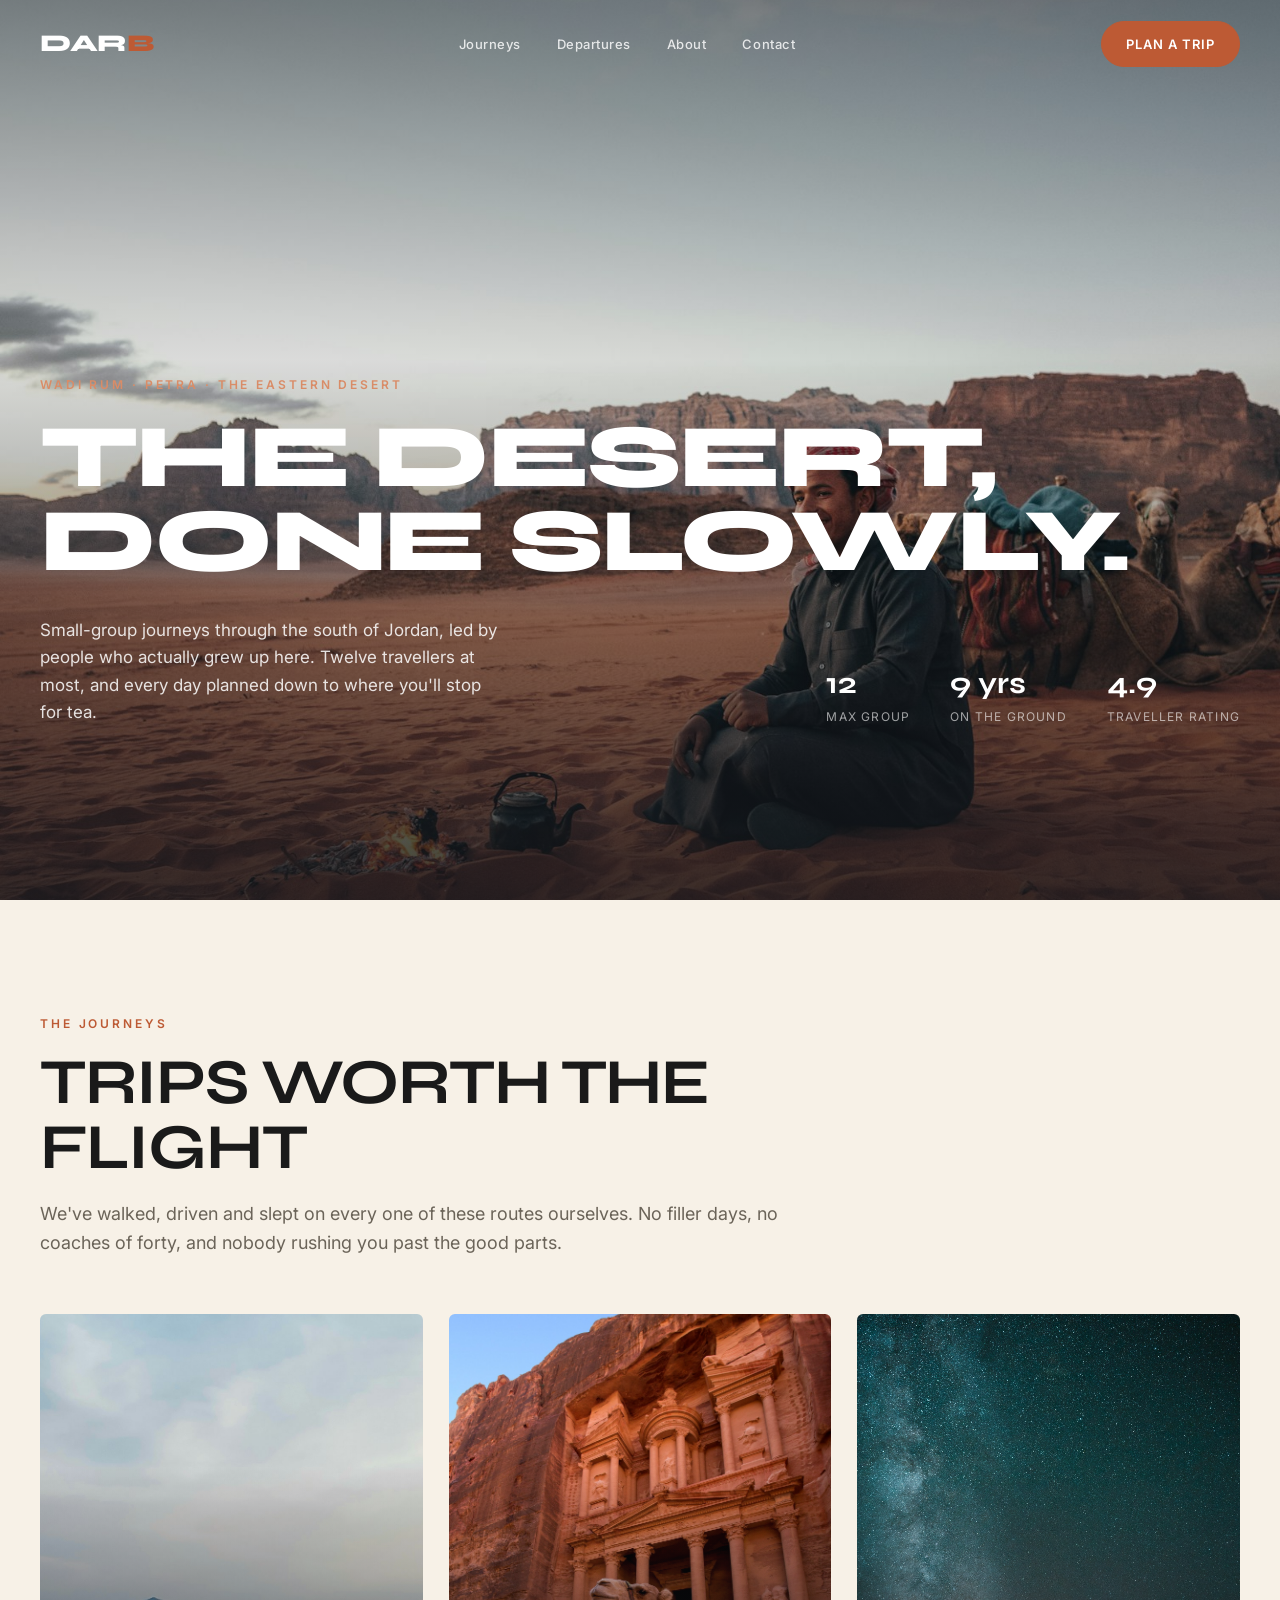
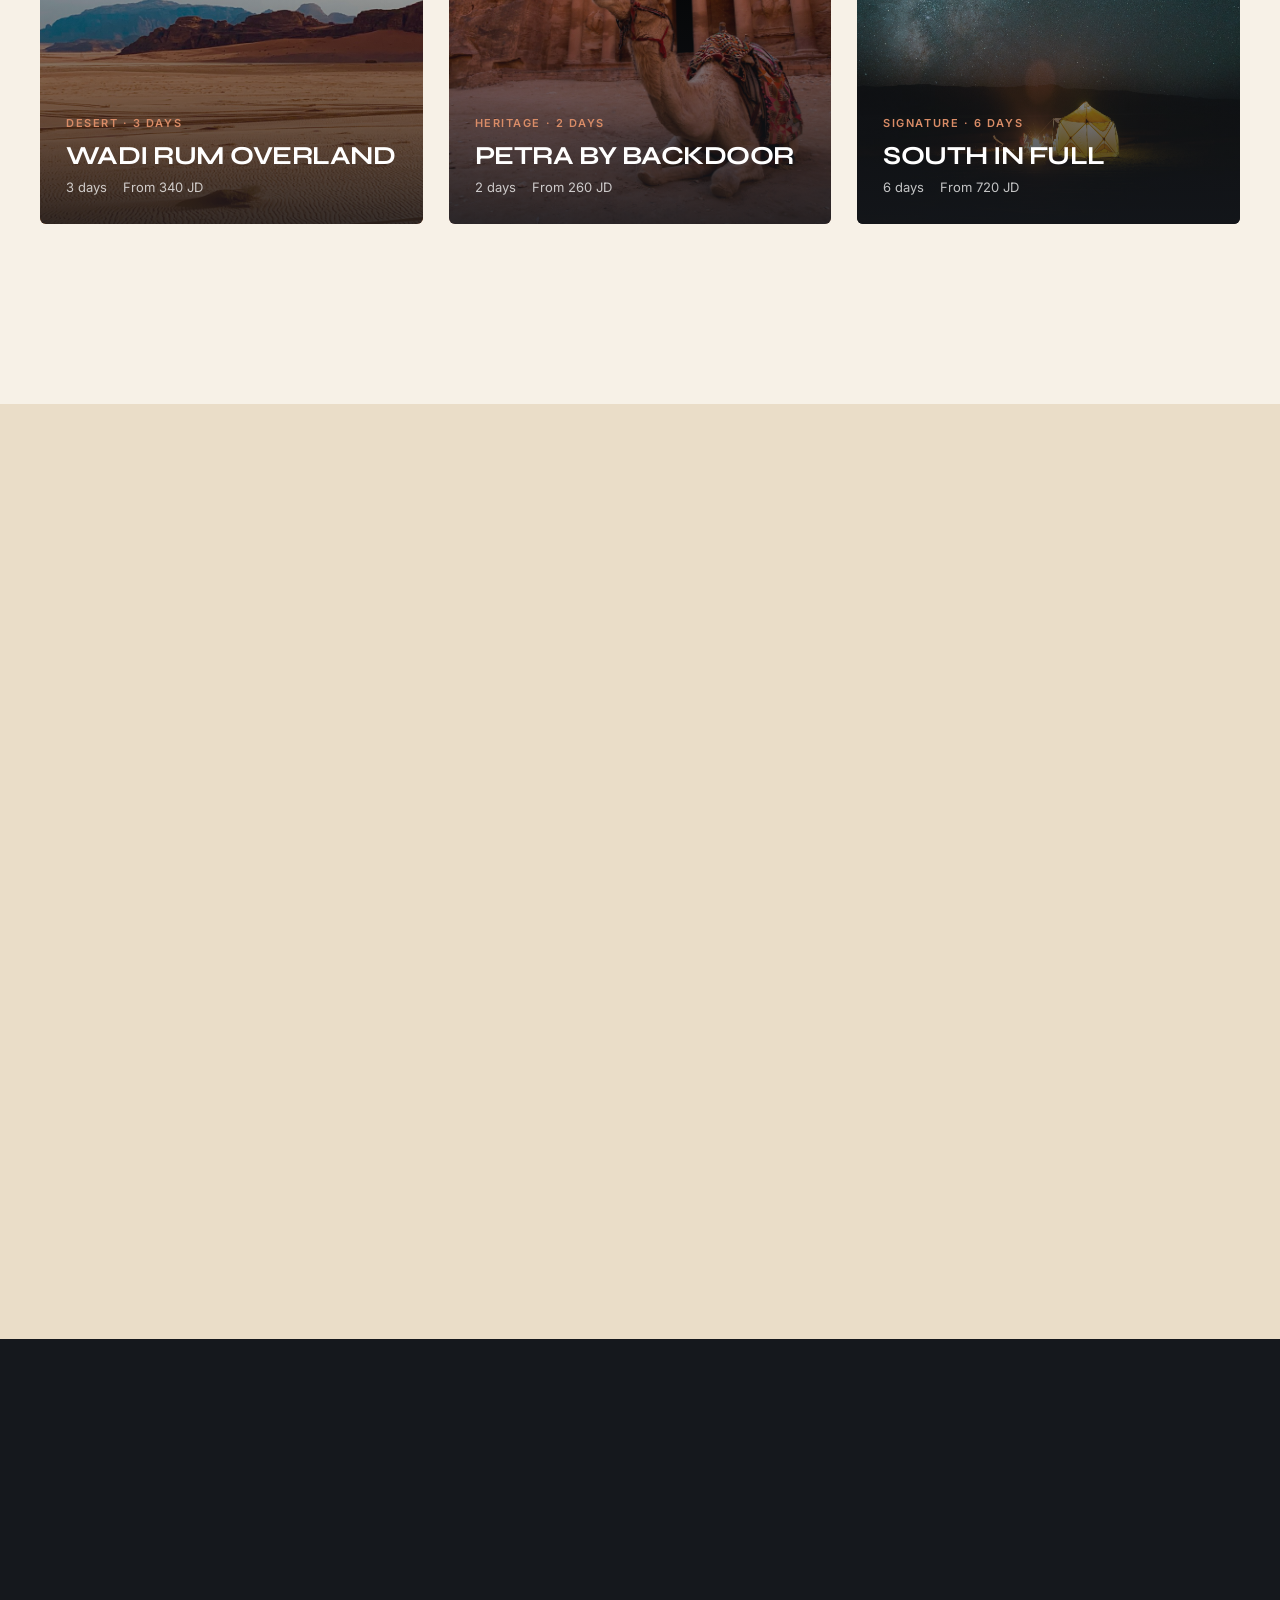
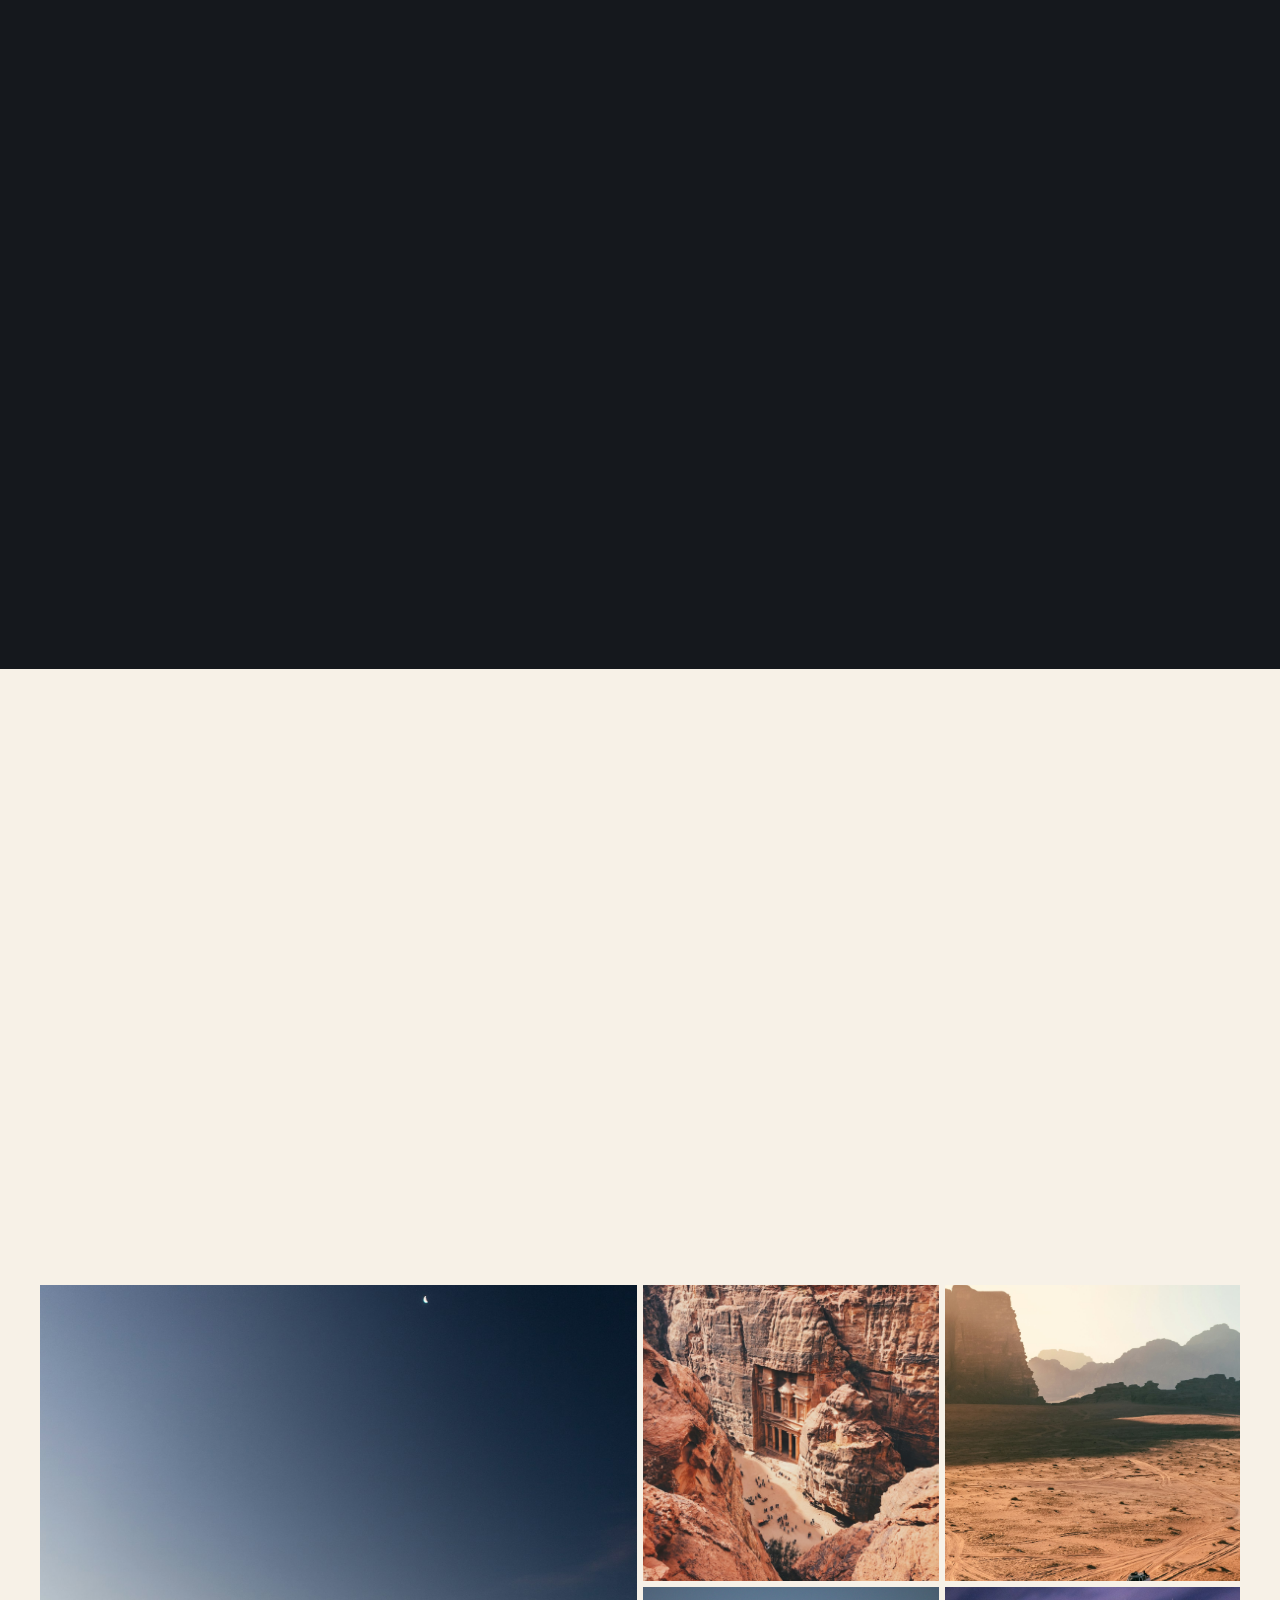
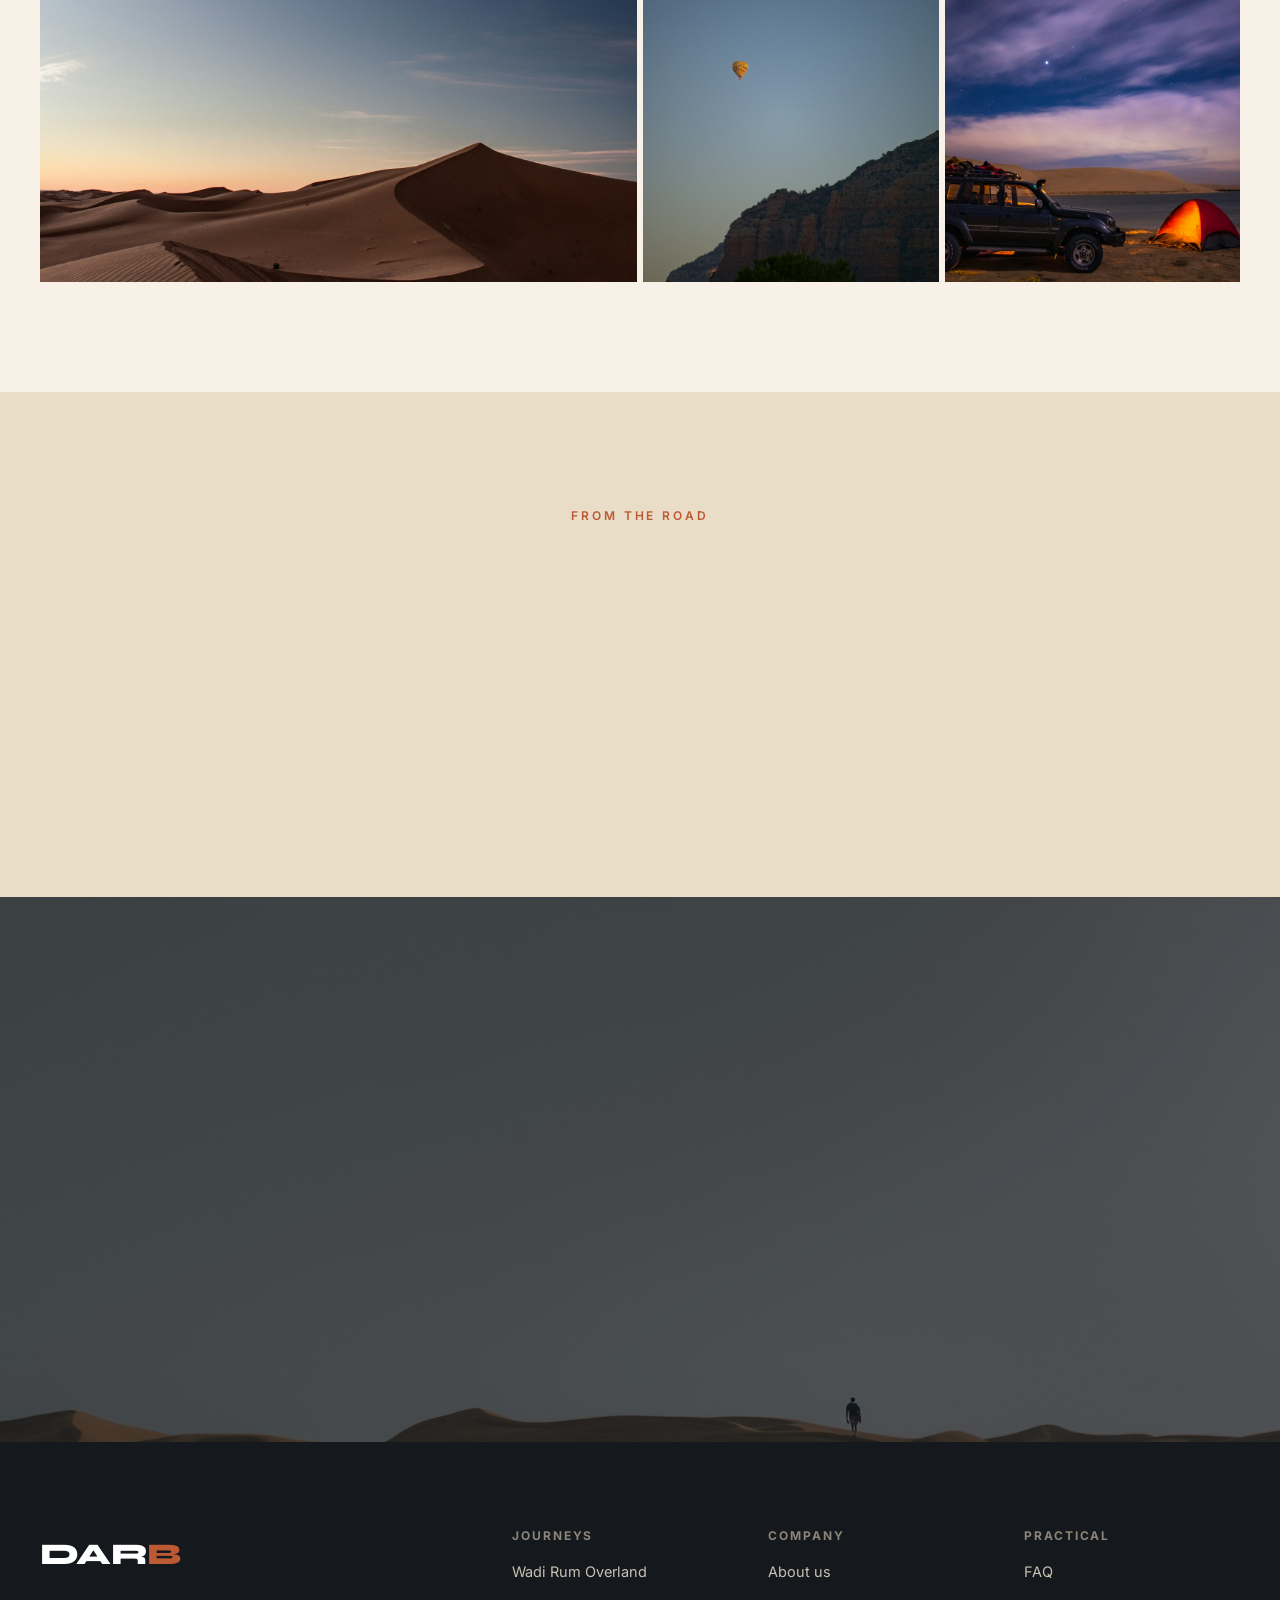
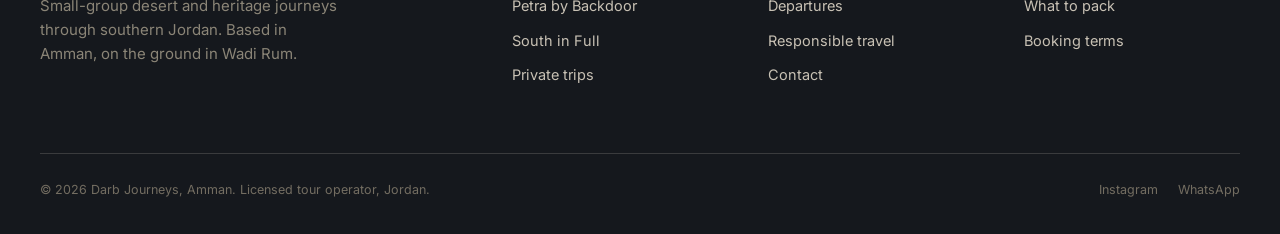
<file: index.html>
<!DOCTYPE html>
<html lang="en">
<head>
<meta charset="UTF-8">
<meta name="viewport" content="width=device-width, initial-scale=1.0">
<title>Darb - Small-Group Desert &amp; Heritage Journeys in Jordan</title>
<meta name="description" content="Darb runs small-group journeys through Wadi Rum, Petra and the Jordanian desert. Guided by locals, capped at twelve travellers, planned to the last detail.">
<meta property="og:title" content="Darb - Desert &amp; Heritage Journeys">
<meta property="og:image" content="assets/img/rum-1.jpg">
<meta name="theme-color" content="#15181d">
<link rel="icon" href="assets/favicon.svg" type="image/svg+xml">
<link rel="preconnect" href="https://fonts.googleapis.com">
<link rel="preconnect" href="https://fonts.gstatic.com" crossorigin>
<link href="https://fonts.googleapis.com/css2?family=Syne:wght@600;700;800&family=Inter:wght@400;500;600&display=swap" rel="stylesheet">
<link rel="stylesheet" href="assets/css/style.css">
</head>
<body>
<header>
  <div class="wrap nav">
    <button class="burger" aria-label="Menu"><span></span><span></span><span></span></button>
    <a href="index.html" class="brand-word">Dar<span>b</span></a>
    <nav class="nav-links">
      <a href="experiences.html">Journeys</a>
      <a href="departures.html">Departures</a>
      <a href="about.html">About</a>
      <a href="enquire.html">Contact</a>
    </nav>
    <a href="enquire.html" class="btn">Plan a trip</a>
  </div>
</header>

<!-- HERO -->
<section class="hero">
  <div class="hero-bg"><img src="assets/img/rum-1.jpg" alt="Sandstone cliffs and red sand in Wadi Rum"></div>
  <div class="wrap hero-in">
    <span class="eyebrow">Wadi Rum · Petra · The Eastern Desert</span>
    <h1 class="big">The desert,<br>done slowly.</h1>
    <div class="hero-foot">
      <p>Small-group journeys through the south of Jordan, led by people who actually grew up here. Twelve travellers at most, and every day planned down to where you'll stop for tea.</p>
      <div class="hero-scroll">
        <div class="hero-stat"><div class="n">12</div><div class="l">Max group</div></div>
        <div class="hero-stat"><div class="n">9 yrs</div><div class="l">On the ground</div></div>
        <div class="hero-stat"><div class="n">4.9</div><div class="l">Traveller rating</div></div>
      </div>
    </div>
  </div>
</section>

<!-- FEATURED JOURNEYS -->
<section>
  <div class="wrap">
    <div class="sec-head">
      <span class="eyebrow" data-r>The journeys</span>
      <h2 data-r>Trips worth the flight</h2>
      <p data-r>We've walked, driven and slept on every one of these routes ourselves. No filler days, no coaches of forty, and nobody rushing you past the good parts.</p>
    </div>
    <div class="exp-grid">
      <article class="exp" data-r><img src="assets/img/rum-2.jpg" alt="A 4x4 crossing the dunes of Wadi Rum">
        <div class="exp-body"><span class="exp-tag">Desert · 3 days</span><h3>Wadi Rum Overland</h3><div class="exp-meta"><span>3 days</span><span>From 340 JD</span></div></div>
      </article>
      <article class="exp" data-r><img src="assets/img/petra-1.jpg" alt="The rock-cut facades of Petra">
        <div class="exp-body"><span class="exp-tag">Heritage · 2 days</span><h3>Petra by Backdoor</h3><div class="exp-meta"><span>2 days</span><span>From 260 JD</span></div></div>
      </article>
      <article class="exp" data-r><img src="assets/img/camp-1.jpg" alt="A small desert camp at dusk">
        <div class="exp-body"><span class="exp-tag">Signature · 6 days</span><h3>South in Full</h3><div class="exp-meta"><span>6 days</span><span>From 720 JD</span></div></div>
      </article>
    </div>
    <div style="margin-top:44px" data-r><a href="experiences.html" class="arrow-link">See all journeys <svg viewBox="0 0 24 24" fill="none" stroke="currentColor" stroke-width="2"><path d="M5 12h14M13 6l6 6-6 6"/></svg></a></div>
  </div>
</section>

<!-- DEPARTURES PREVIEW -->
<section style="background:var(--sand);padding-top:100px">
  <div class="wrap">
    <div class="sec-head">
      <span class="eyebrow" data-r>Upcoming departures</span>
      <h2 data-r>Fixed dates, small groups</h2>
      <p data-r>These are our set departures. Join one and you'll travel with a handful of others. Would rather go privately? We arrange your own dates on request.</p>
    </div>
    <div data-r>
      <div class="dep-row" data-type="desert">
        <div class="dep-date"><div class="d">14</div><div class="m">Sep</div></div>
        <div class="dep-name"><h3>Wadi Rum Overland</h3><p>Rum village, Burdah arch, a night in camp</p></div>
        <div class="dep-len">3 days</div>
        <div class="dep-spots low">3 spots left</div>
        <div class="dep-price"><div class="p">340 JD</div><div class="per">per person</div></div>
      </div>
      <div class="dep-row" data-type="heritage">
        <div class="dep-date"><div class="d">22</div><div class="m">Sep</div></div>
        <div class="dep-name"><h3>Petra by Backdoor</h3><p>Into Petra from the north, over the hills</p></div>
        <div class="dep-len">2 days</div>
        <div class="dep-spots few">6 spots left</div>
        <div class="dep-price"><div class="p">260 JD</div><div class="per">per person</div></div>
      </div>
      <div class="dep-row" data-type="signature">
        <div class="dep-date"><div class="d">05</div><div class="m">Oct</div></div>
        <div class="dep-name"><h3>South in Full</h3><p>Dana, Petra, Wadi Rum, then Aqaba</p></div>
        <div class="dep-len">6 days</div>
        <div class="dep-spots">Available</div>
        <div class="dep-price"><div class="p">720 JD</div><div class="per">per person</div></div>
      </div>
    </div>
    <div style="margin-top:44px" data-r><a href="departures.html" class="btn btn-dark">View the full calendar</a></div>
  </div>
</section>

<!-- FEATURE -->
<section class="feature">
  <div class="wrap fsplit">
    <div class="fsplit-media" data-r><img src="assets/img/camp-2.jpg" alt="A desert camp under a sky full of stars"></div>
    <div data-r>
      <span class="eyebrow">The nights</span>
      <h2>Sleep under a<br>million stars</h2>
      <p>Our camps are nothing like the floodlit resorts a coach tour drops you at. They're small, they're quiet, and they sit where the light pollution finally gives out. Proper black sky, a real fire, and dinner cooked in the sand the way it's always been done.</p>
      <p>The hosts are Bedouin families we've worked with for years. The mattresses are ones you'll actually sleep on, and there's coffee ready before the heat turns up.</p>
      <a href="experiences.html" class="arrow-link" style="color:var(--terra-soft)">How we travel <svg viewBox="0 0 24 24" fill="none" stroke="currentColor" stroke-width="2"><path d="M5 12h14M13 6l6 6-6 6"/></svg></a>
    </div>
  </div>
</section>

<!-- WHY -->
<section>
  <div class="wrap">
    <div class="sec-head center"><span class="eyebrow" data-r>Why Darb</span><h2 data-r>Small, local, and honest</h2></div>
    <div class="why-grid">
      <div class="why" data-r><svg class="ic" viewBox="0 0 24 24" fill="none" stroke="currentColor" stroke-width="1.6"><circle cx="12" cy="12" r="9"/><path d="M12 3a15 15 0 0 1 0 18M12 3a15 15 0 0 0 0 18M3 12h18"/></svg><h3>Local guides</h3><p>Every trip is led by a Jordanian guide who was raised in the region you're travelling through.</p></div>
      <div class="why" data-r><svg class="ic" viewBox="0 0 24 24" fill="none" stroke="currentColor" stroke-width="1.6"><path d="M17 21v-2a4 4 0 0 0-4-4H7a4 4 0 0 0-4 4v2"/><circle cx="10" cy="7" r="4"/><path d="M22 21v-2a4 4 0 0 0-3-3.87"/></svg><h3>Groups of 12</h3><p>Never more than a dozen travellers, so the desert stays quiet and the pace stays yours.</p></div>
      <div class="why" data-r><svg class="ic" viewBox="0 0 24 24" fill="none" stroke="currentColor" stroke-width="1.6"><path d="M12 2l2.4 7.4H22l-6 4.5 2.3 7.1-6.3-4.6L5.7 21 8 14 2 9.4h7.6z"/></svg><h3>Fair to hosts</h3><p>We pay our Bedouin partners properly and rebook the same families year after year.</p></div>
      <div class="why" data-r><svg class="ic" viewBox="0 0 24 24" fill="none" stroke="currentColor" stroke-width="1.6"><path d="M20 6L9 17l-5-5"/></svg><h3>Nothing hidden</h3><p>One clear price. Meals, camps, transfers and permits are all in it, so there's no awkward maths at the fireside.</p></div>
    </div>
  </div>
</section>

<!-- GALLERY STRIP -->
<section style="padding-top:0">
  <div class="wrap">
    <div class="strip">
      <a href="experiences.html"><img src="assets/img/dune-1.jpg" alt="Wind-carved dunes"></a>
      <a href="experiences.html"><img src="assets/img/petra-2.jpg" alt="A quiet corner of Petra"></a>
      <a href="experiences.html"><img src="assets/img/rum-3.jpg" alt="Rock formations in Wadi Rum"></a>
      <a href="experiences.html"><img src="assets/img/balloon-1.jpg" alt="A hot-air balloon over the desert at dawn"></a>
      <a href="experiences.html"><img src="assets/img/camp-3.jpg" alt="Inside a desert camp tent"></a>
    </div>
  </div>
</section>

<!-- TESTIMONIAL -->
<section style="background:var(--sand)">
  <div class="wrap tquote">
    <span class="eyebrow" data-r>From the road</span>
    <blockquote data-r style="margin-top:20px">“We've done a lot of trips. This is the first one where it felt like we were being shown a place instead of sold one. Our guide Aymen made the whole thing.”</blockquote>
    <cite data-r>Sara and Tom, travelled the South in Full route in 2025</cite>
  </div>
</section>

<!-- CTA -->
<section class="cta">
  <div class="cta-bg"><img src="assets/img/dune-2.jpg" alt=""></div>
  <div class="wrap cta-in">
    <h2 data-r>Your desert<br>is waiting</h2>
    <p data-r>Tell us when you're free and what you're after. We'll put together an honest plan, with no pressure to book.</p>
    <div data-r><a href="enquire.html" class="btn btn-out">Start planning</a></div>
  </div>
</section>

<footer>
  <div class="wrap">
    <div class="foot-top">
      <div class="foot-brand"><span class="brand-word">Dar<span style="color:var(--terra)">b</span></span><p>Small-group desert and heritage journeys through southern Jordan. Based in Amman, on the ground in Wadi Rum.</p></div>
      <div class="foot-col"><h4>Journeys</h4><a href="experiences.html">Wadi Rum Overland</a><a href="experiences.html">Petra by Backdoor</a><a href="experiences.html">South in Full</a><a href="experiences.html">Private trips</a></div>
      <div class="foot-col"><h4>Company</h4><a href="about.html">About us</a><a href="departures.html">Departures</a><a href="about.html">Responsible travel</a><a href="enquire.html">Contact</a></div>
      <div class="foot-col"><h4>Practical</h4><a href="enquire.html">FAQ</a><a href="enquire.html">What to pack</a><a href="enquire.html">Booking terms</a></div>
    </div>
    <div class="foot-bottom"><span>© <span data-year>2026</span> Darb Journeys, Amman. Licensed tour operator, Jordan.</span><div class="socials"><a href="https://instagram.com/darb.journeys" target="_blank" rel="noopener">Instagram</a><a href="https://wa.me/962795550288" target="_blank" rel="noopener">WhatsApp</a></div></div>
  </div>
</footer>
<script src="assets/js/main.js"></script>
</body>
</html>
</file>
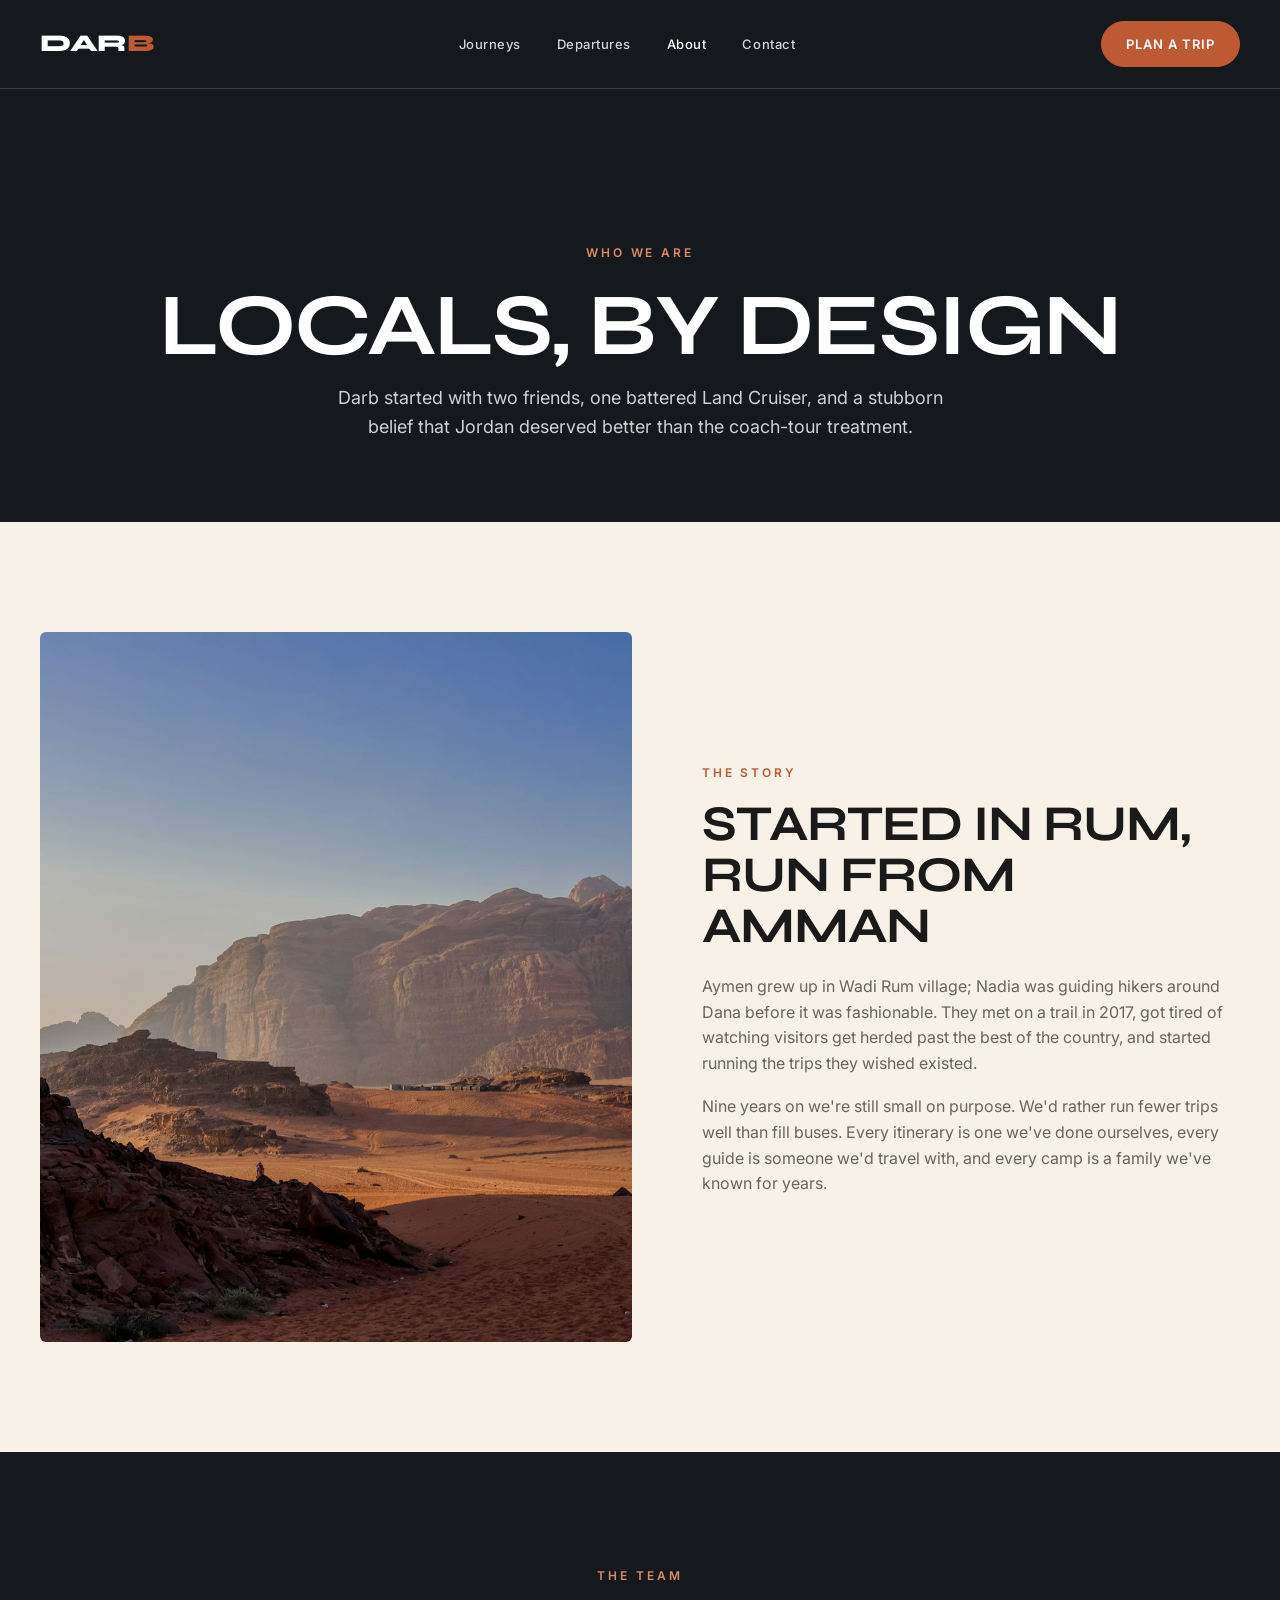
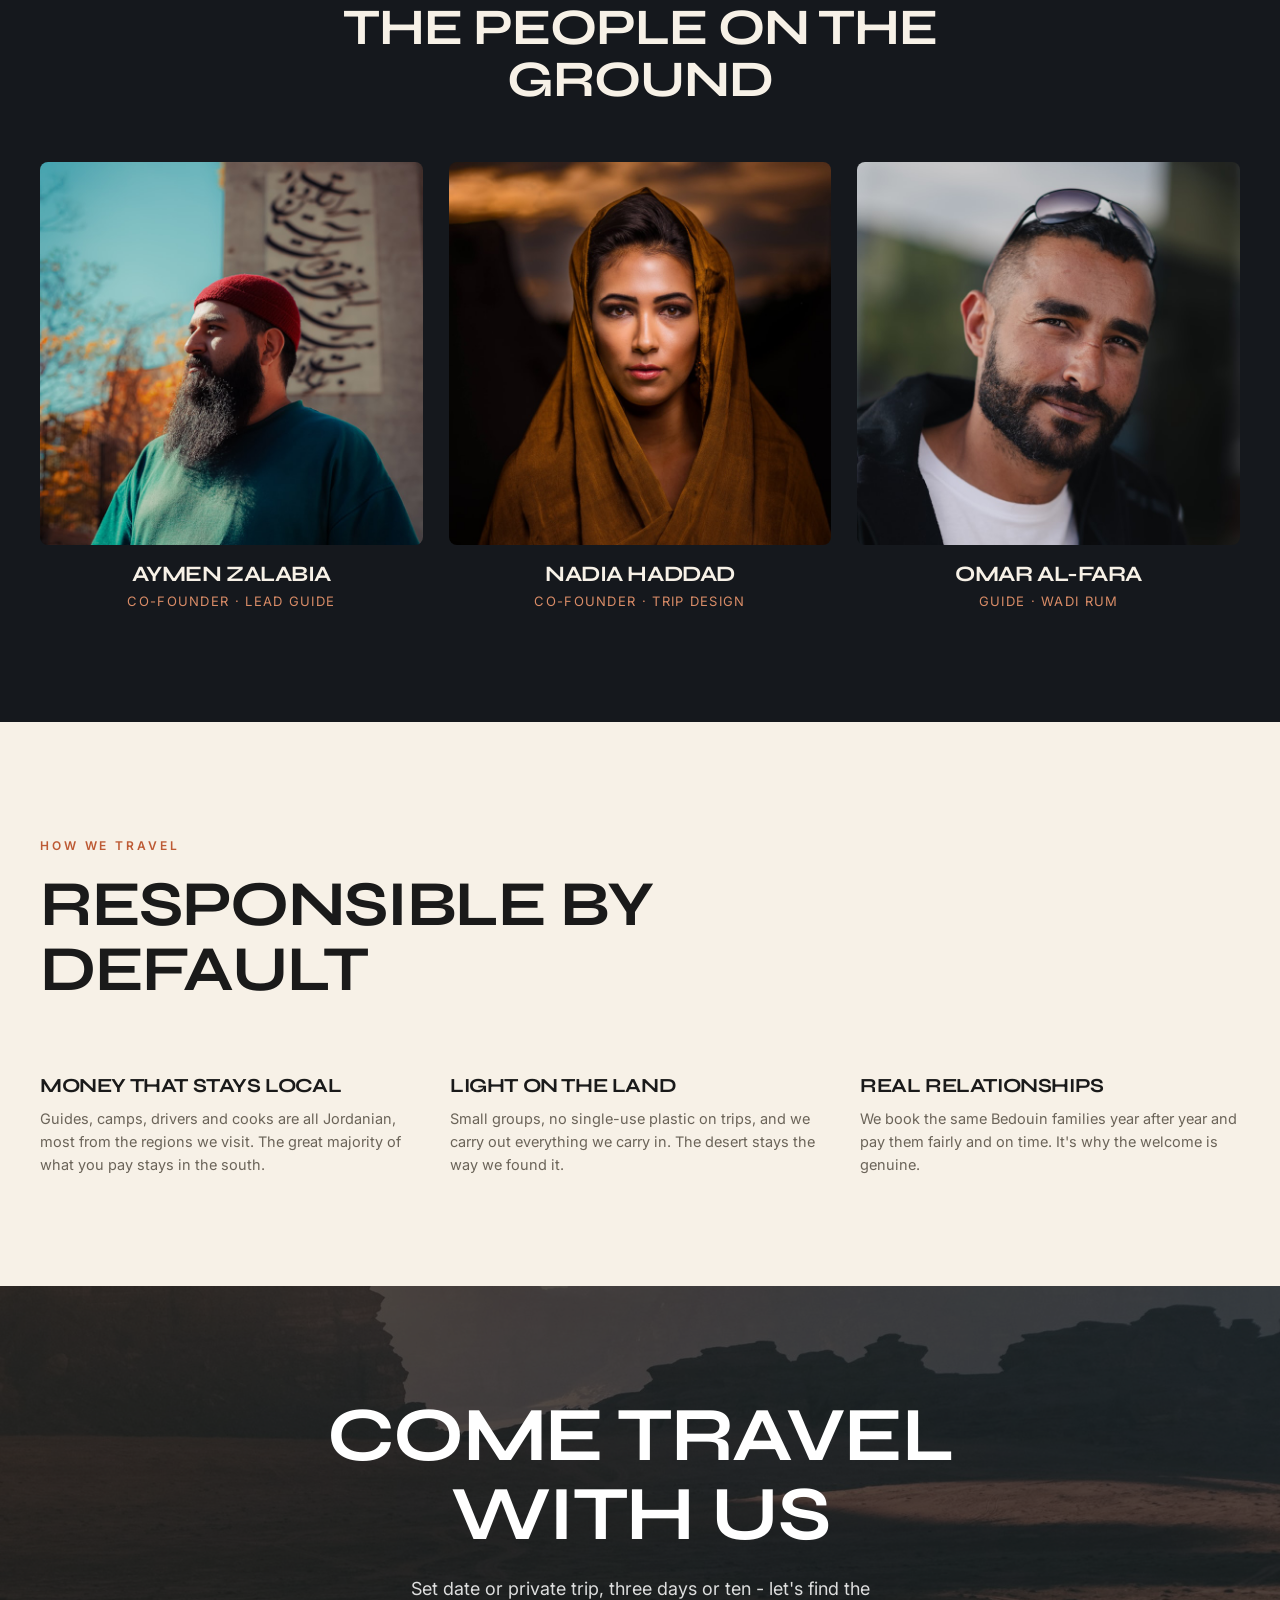
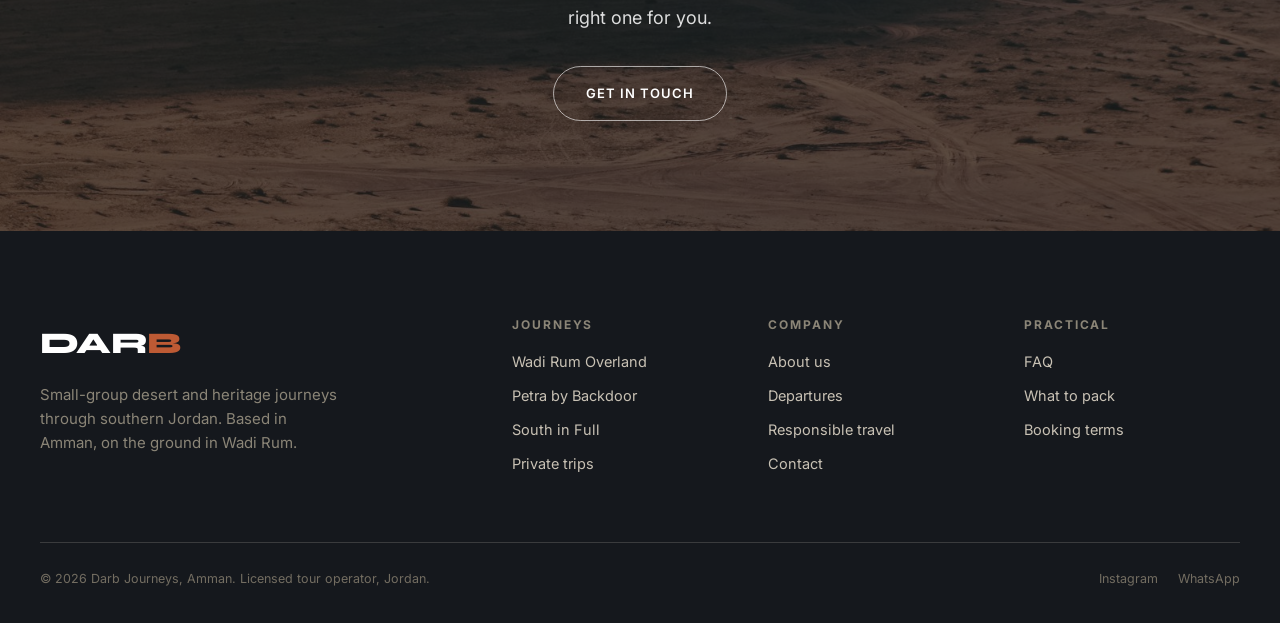
<file: about.html>
<!DOCTYPE html>
<html lang="en">
<head>
<meta charset="UTF-8">
<meta name="viewport" content="width=device-width, initial-scale=1.0">
<title>About - Darb</title>
<meta name="description" content="Darb is a small, locally-run travel company in Jordan. Meet the team and read how we travel.">
<link rel="icon" href="assets/favicon.svg" type="image/svg+xml">
<link rel="preconnect" href="https://fonts.googleapis.com">
<link rel="preconnect" href="https://fonts.gstatic.com" crossorigin>
<link href="https://fonts.googleapis.com/css2?family=Syne:wght@600;700;800&family=Inter:wght@400;500;600&display=swap" rel="stylesheet">
<link rel="stylesheet" href="assets/css/style.css">
</head>
<body>
<header class="solid">
  <div class="wrap nav">
    <button class="burger" aria-label="Menu"><span></span><span></span><span></span></button>
    <a href="index.html" class="brand-word">Dar<span>b</span></a>
    <nav class="nav-links"><a href="experiences.html">Journeys</a><a href="departures.html">Departures</a><a href="about.html" class="active">About</a><a href="enquire.html">Contact</a></nav>
    <a href="enquire.html" class="btn">Plan a trip</a>
  </div>
</header>

<div class="page-hero">
  <span class="eyebrow">Who we are</span>
  <h1>Locals, by design</h1>
  <p>Darb started with two friends, one battered Land Cruiser, and a stubborn belief that Jordan deserved better than the coach-tour treatment.</p>
</div>

<section>
  <div class="wrap fsplit">
    <div class="fsplit-media" data-r><img src="assets/img/rum-4.jpg" alt=""></div>
    <div data-r>
      <span class="eyebrow">The story</span>
      <h2 style="color:var(--ink);font-size:clamp(30px,4vw,50px);text-transform:uppercase;margin:14px 0 22px">Started in Rum,<br>run from Amman</h2>
      <p style="color:var(--muted)">Aymen grew up in Wadi Rum village; Nadia was guiding hikers around Dana before it was fashionable. They met on a trail in 2017, got tired of watching visitors get herded past the best of the country, and started running the trips they wished existed.</p>
      <p style="color:var(--muted)">Nine years on we're still small on purpose. We'd rather run fewer trips well than fill buses. Every itinerary is one we've done ourselves, every guide is someone we'd travel with, and every camp is a family we've known for years.</p>
    </div>
  </div>
</section>

<section class="feature">
  <div class="wrap">
    <div class="sec-head center"><span class="eyebrow" data-r>The team</span><h2 data-r style="font-size:clamp(30px,4vw,52px);text-transform:uppercase">The people on the ground</h2></div>
    <div class="exp-grid" style="grid-template-columns:repeat(3,1fr)">
      <div data-r style="text-align:center"><div style="aspect-ratio:1;border-radius:8px;overflow:hidden;margin-bottom:18px"><img src="assets/img/guide-1.jpg" alt="Aymen Zalabia, co-founder and lead guide" style="width:100%;height:100%;object-fit:cover"></div><h3 style="font-size:22px;text-transform:uppercase">Aymen Zalabia</h3><p style="color:var(--terra-soft);font-size:13px;letter-spacing:.1em;text-transform:uppercase;margin-top:6px">Co-founder · Lead guide</p></div>
      <div data-r style="text-align:center"><div style="aspect-ratio:1;border-radius:8px;overflow:hidden;margin-bottom:18px"><img src="assets/img/guide-2.jpg" alt="Nadia Haddad, co-founder and trip designer" style="width:100%;height:100%;object-fit:cover"></div><h3 style="font-size:22px;text-transform:uppercase">Nadia Haddad</h3><p style="color:var(--terra-soft);font-size:13px;letter-spacing:.1em;text-transform:uppercase;margin-top:6px">Co-founder · Trip design</p></div>
      <div data-r style="text-align:center"><div style="aspect-ratio:1;border-radius:8px;overflow:hidden;margin-bottom:18px"><img src="assets/img/guide-3.jpg" alt="Omar Al-Fara, Wadi Rum guide" style="width:100%;height:100%;object-fit:cover"></div><h3 style="font-size:22px;text-transform:uppercase">Omar Al-Fara</h3><p style="color:var(--terra-soft);font-size:13px;letter-spacing:.1em;text-transform:uppercase;margin-top:6px">Guide · Wadi Rum</p></div>
    </div>
  </div>
</section>

<section>
  <div class="wrap">
    <div class="sec-head"><span class="eyebrow" data-r>How we travel</span><h2 data-r>Responsible by default</h2></div>
    <div class="why-grid" style="grid-template-columns:repeat(3,1fr)">
      <div class="why" data-r><h3 style="color:var(--ink)">Money that stays local</h3><p>Guides, camps, drivers and cooks are all Jordanian, most from the regions we visit. The great majority of what you pay stays in the south.</p></div>
      <div class="why" data-r><h3 style="color:var(--ink)">Light on the land</h3><p>Small groups, no single-use plastic on trips, and we carry out everything we carry in. The desert stays the way we found it.</p></div>
      <div class="why" data-r><h3 style="color:var(--ink)">Real relationships</h3><p>We book the same Bedouin families year after year and pay them fairly and on time. It's why the welcome is genuine.</p></div>
    </div>
  </div>
</section>

<section class="cta">
  <div class="cta-bg"><img src="assets/img/rum-3.jpg" alt=""></div>
  <div class="wrap cta-in">
    <h2 data-r>Come travel<br>with us</h2>
    <p data-r>Set date or private trip, three days or ten - let's find the right one for you.</p>
    <div data-r><a href="enquire.html" class="btn btn-out">Get in touch</a></div>
  </div>
</section>

<footer>
  <div class="wrap">
    <div class="foot-top">
      <div class="foot-brand"><span class="brand-word">Dar<span style="color:var(--terra)">b</span></span><p>Small-group desert and heritage journeys through southern Jordan. Based in Amman, on the ground in Wadi Rum.</p></div>
      <div class="foot-col"><h4>Journeys</h4><a href="experiences.html">Wadi Rum Overland</a><a href="experiences.html">Petra by Backdoor</a><a href="experiences.html">South in Full</a><a href="enquire.html">Private trips</a></div>
      <div class="foot-col"><h4>Company</h4><a href="about.html">About us</a><a href="departures.html">Departures</a><a href="about.html">Responsible travel</a><a href="enquire.html">Contact</a></div>
      <div class="foot-col"><h4>Practical</h4><a href="enquire.html">FAQ</a><a href="enquire.html">What to pack</a><a href="enquire.html">Booking terms</a></div>
    </div>
    <div class="foot-bottom"><span>© <span data-year>2026</span> Darb Journeys, Amman. Licensed tour operator, Jordan.</span><div class="socials"><a href="https://instagram.com/darb.journeys" target="_blank" rel="noopener">Instagram</a><a href="https://wa.me/962795550288" target="_blank" rel="noopener">WhatsApp</a></div></div>
  </div>
</footer>
<script src="assets/js/main.js"></script>
</body>
</html>
</file>
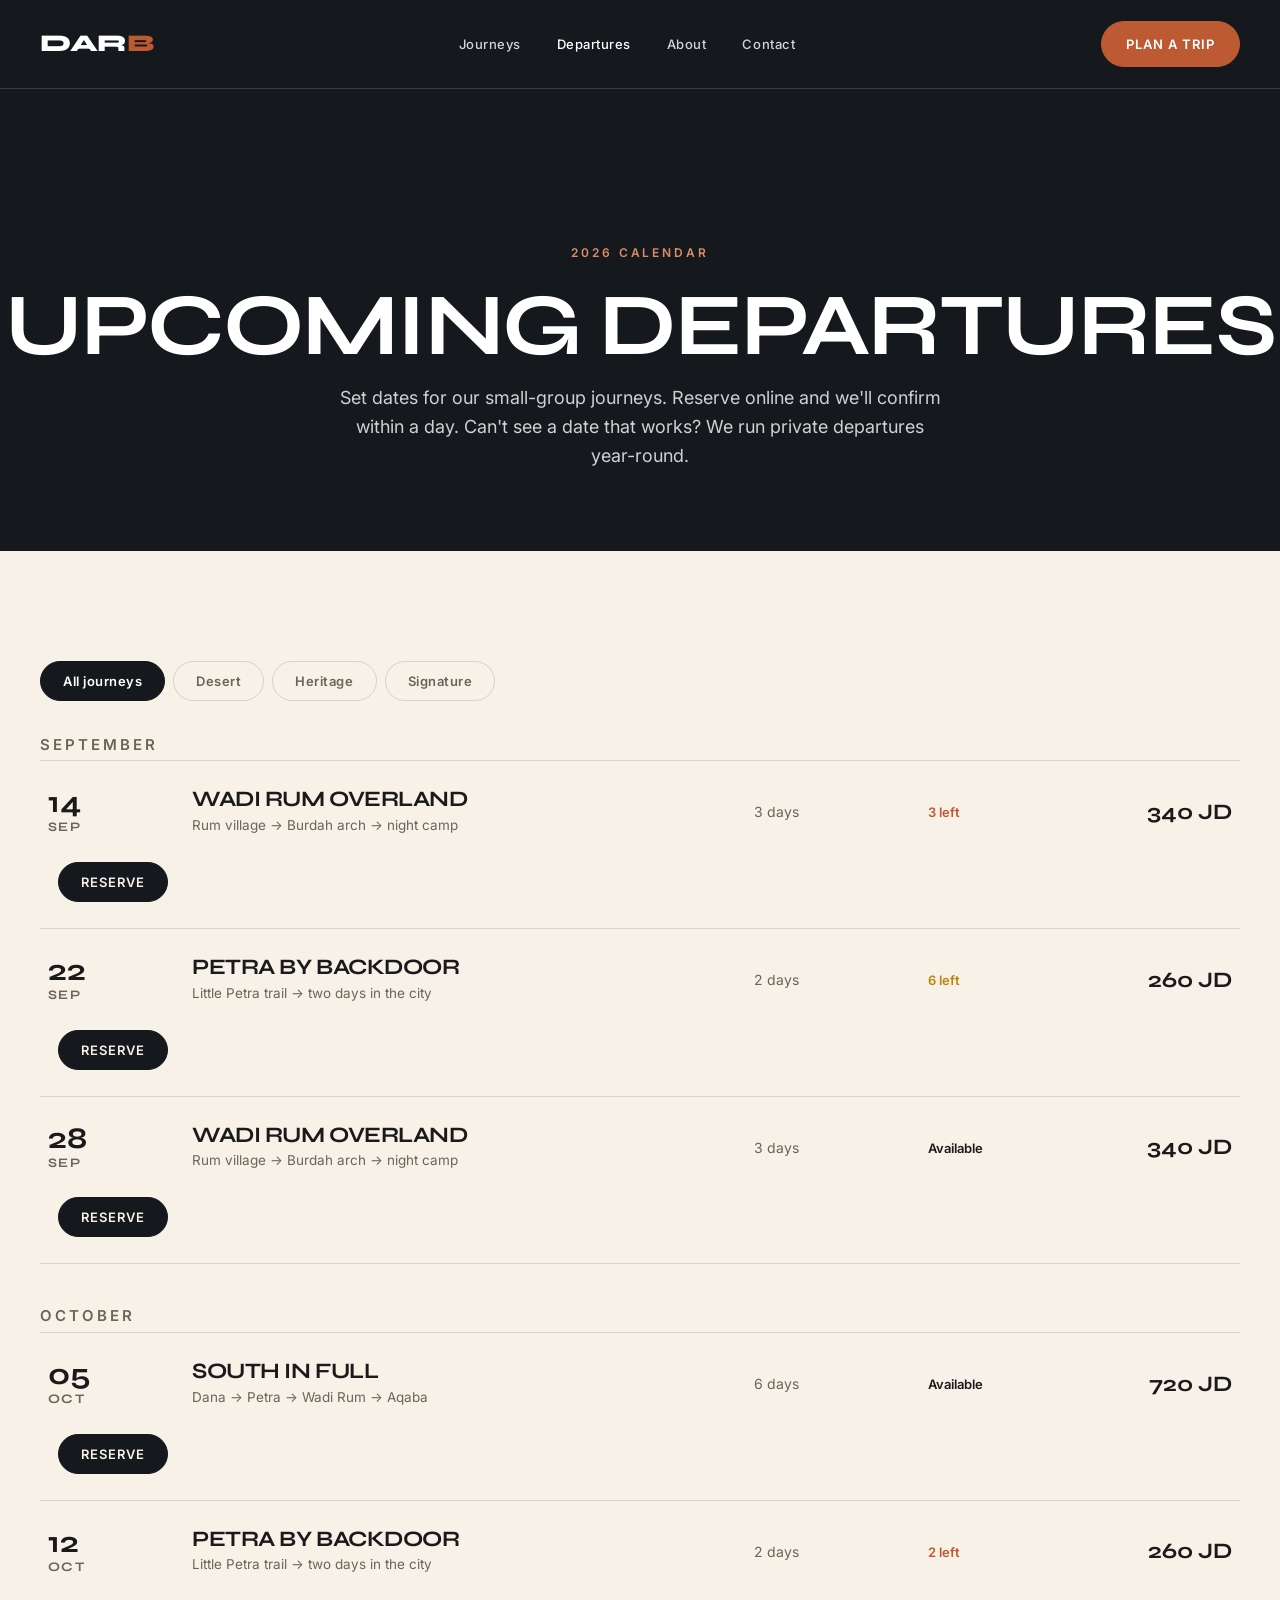
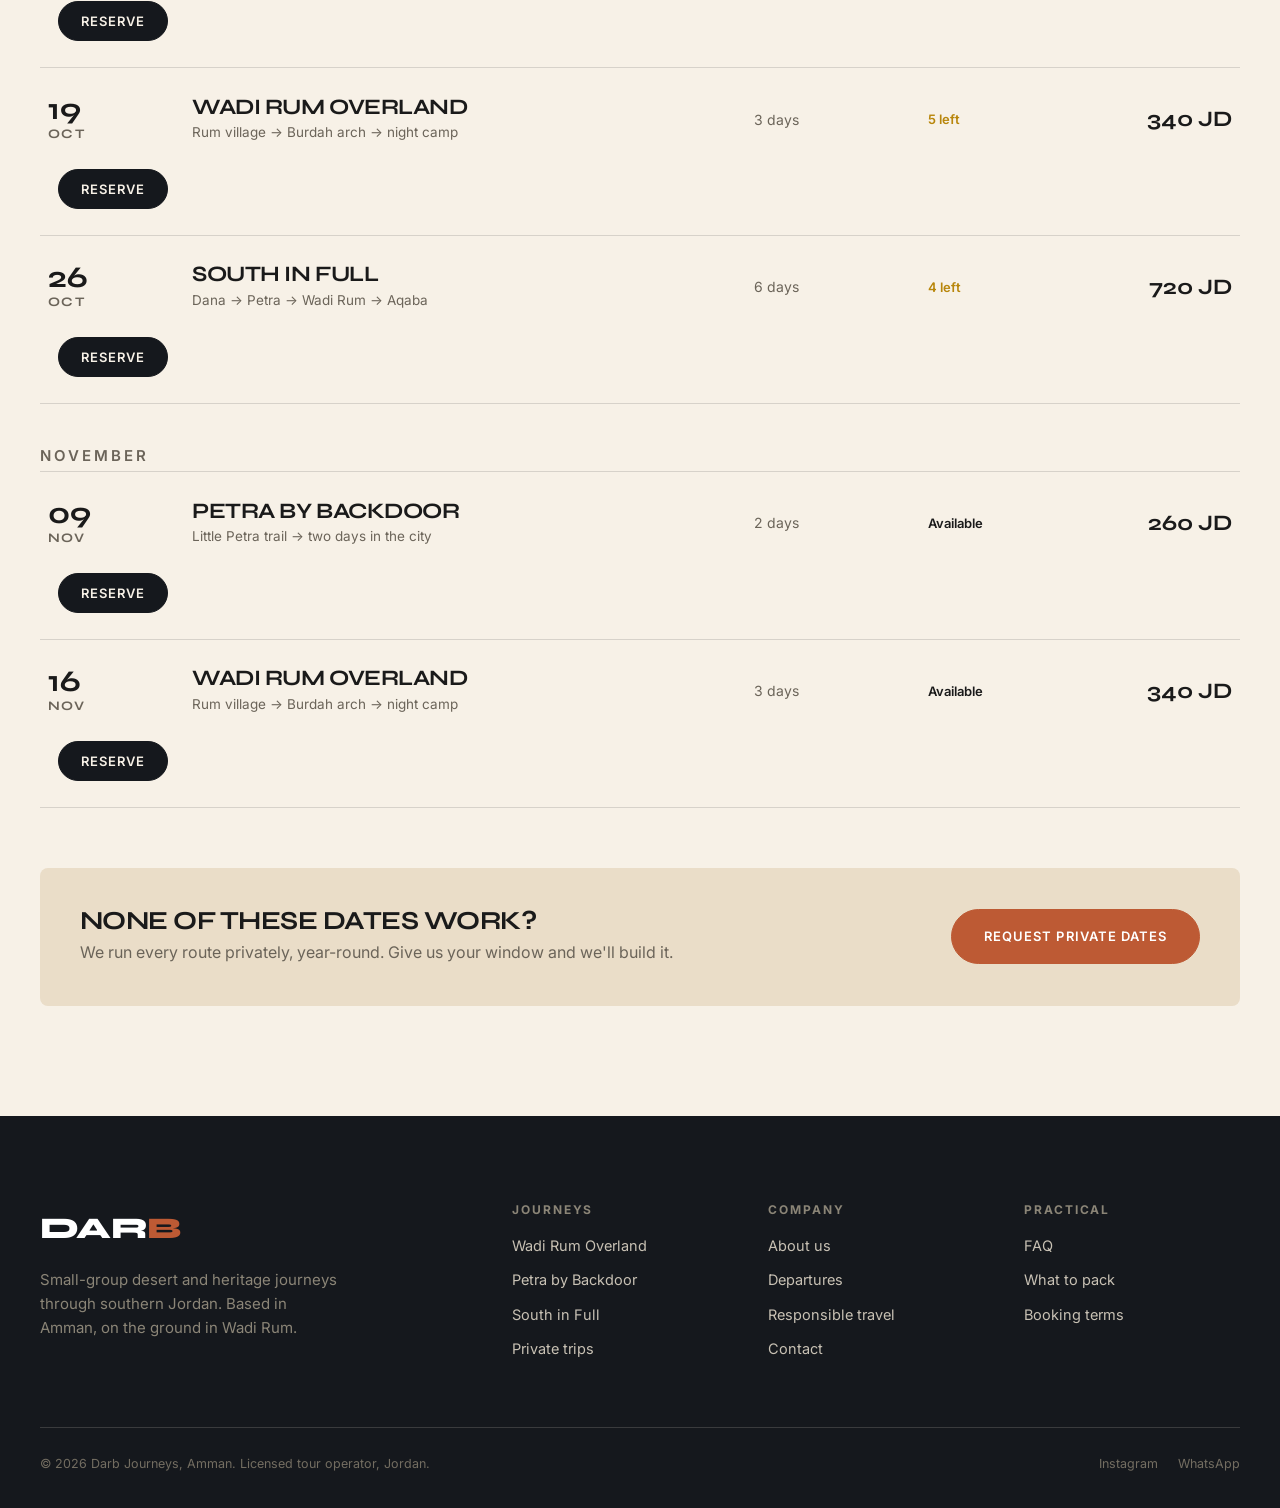
<file: departures.html>
<!DOCTYPE html>
<html lang="en">
<head>
<meta charset="UTF-8">
<meta name="viewport" content="width=device-width, initial-scale=1.0">
<title>Departures - Darb</title>
<meta name="description" content="Our full calendar of fixed small-group departures across Wadi Rum, Petra and southern Jordan. Reserve a place or ask about private dates.">
<link rel="icon" href="assets/favicon.svg" type="image/svg+xml">
<link rel="preconnect" href="https://fonts.googleapis.com">
<link rel="preconnect" href="https://fonts.gstatic.com" crossorigin>
<link href="https://fonts.googleapis.com/css2?family=Syne:wght@600;700;800&family=Inter:wght@400;500;600&display=swap" rel="stylesheet">
<link rel="stylesheet" href="assets/css/style.css">
</head>
<body>
<header class="solid">
  <div class="wrap nav">
    <button class="burger" aria-label="Menu"><span></span><span></span><span></span></button>
    <a href="index.html" class="brand-word">Dar<span>b</span></a>
    <nav class="nav-links"><a href="experiences.html">Journeys</a><a href="departures.html" class="active">Departures</a><a href="about.html">About</a><a href="enquire.html">Contact</a></nav>
    <a href="enquire.html" class="btn">Plan a trip</a>
  </div>
</header>

<div class="page-hero">
  <span class="eyebrow">2026 Calendar</span>
  <h1>Upcoming departures</h1>
  <p>Set dates for our small-group journeys. Reserve online and we'll confirm within a day. Can't see a date that works? We run private departures year-round.</p>
</div>

<section>
  <div class="wrap">
    <div class="dep-tabs">
      <button class="on" data-filter="all">All journeys</button>
      <button data-filter="desert">Desert</button>
      <button data-filter="heritage">Heritage</button>
      <button data-filter="signature">Signature</button>
    </div>

    <!-- SEPTEMBER -->
    <h2 style="font-size:15px;letter-spacing:.2em;text-transform:uppercase;color:var(--muted);margin:30px 0 8px;font-family:var(--sans);font-weight:600" data-r>September</h2>
    <div data-r>
      <div class="dep-row" data-type="desert">
        <div class="dep-date"><div class="d">14</div><div class="m">Sep</div></div>
        <div class="dep-name"><h3>Wadi Rum Overland</h3><p>Rum village → Burdah arch → night camp</p></div>
        <div class="dep-len">3 days</div><div class="dep-spots low">3 left</div>
        <div class="dep-price"><div class="p">340 JD</div></div>
        <div class="dep-cta"><button class="btn btn-dark" data-reserve style="padding:11px 22px">Reserve</button></div>
      </div>
      <div class="dep-row" data-type="heritage">
        <div class="dep-date"><div class="d">22</div><div class="m">Sep</div></div>
        <div class="dep-name"><h3>Petra by Backdoor</h3><p>Little Petra trail → two days in the city</p></div>
        <div class="dep-len">2 days</div><div class="dep-spots few">6 left</div>
        <div class="dep-price"><div class="p">260 JD</div></div>
        <div class="dep-cta"><button class="btn btn-dark" data-reserve style="padding:11px 22px">Reserve</button></div>
      </div>
      <div class="dep-row" data-type="desert">
        <div class="dep-date"><div class="d">28</div><div class="m">Sep</div></div>
        <div class="dep-name"><h3>Wadi Rum Overland</h3><p>Rum village → Burdah arch → night camp</p></div>
        <div class="dep-len">3 days</div><div class="dep-spots">Available</div>
        <div class="dep-price"><div class="p">340 JD</div></div>
        <div class="dep-cta"><button class="btn btn-dark" data-reserve style="padding:11px 22px">Reserve</button></div>
      </div>
    </div>

    <!-- OCTOBER -->
    <h2 style="font-size:15px;letter-spacing:.2em;text-transform:uppercase;color:var(--muted);margin:44px 0 8px;font-family:var(--sans);font-weight:600" data-r>October</h2>
    <div data-r>
      <div class="dep-row" data-type="signature">
        <div class="dep-date"><div class="d">05</div><div class="m">Oct</div></div>
        <div class="dep-name"><h3>South in Full</h3><p>Dana → Petra → Wadi Rum → Aqaba</p></div>
        <div class="dep-len">6 days</div><div class="dep-spots">Available</div>
        <div class="dep-price"><div class="p">720 JD</div></div>
        <div class="dep-cta"><button class="btn btn-dark" data-reserve style="padding:11px 22px">Reserve</button></div>
      </div>
      <div class="dep-row" data-type="heritage">
        <div class="dep-date"><div class="d">12</div><div class="m">Oct</div></div>
        <div class="dep-name"><h3>Petra by Backdoor</h3><p>Little Petra trail → two days in the city</p></div>
        <div class="dep-len">2 days</div><div class="dep-spots low">2 left</div>
        <div class="dep-price"><div class="p">260 JD</div></div>
        <div class="dep-cta"><button class="btn btn-dark" data-reserve style="padding:11px 22px">Reserve</button></div>
      </div>
      <div class="dep-row" data-type="desert">
        <div class="dep-date"><div class="d">19</div><div class="m">Oct</div></div>
        <div class="dep-name"><h3>Wadi Rum Overland</h3><p>Rum village → Burdah arch → night camp</p></div>
        <div class="dep-len">3 days</div><div class="dep-spots few">5 left</div>
        <div class="dep-price"><div class="p">340 JD</div></div>
        <div class="dep-cta"><button class="btn btn-dark" data-reserve style="padding:11px 22px">Reserve</button></div>
      </div>
      <div class="dep-row" data-type="signature">
        <div class="dep-date"><div class="d">26</div><div class="m">Oct</div></div>
        <div class="dep-name"><h3>South in Full</h3><p>Dana → Petra → Wadi Rum → Aqaba</p></div>
        <div class="dep-len">6 days</div><div class="dep-spots few">4 left</div>
        <div class="dep-price"><div class="p">720 JD</div></div>
        <div class="dep-cta"><button class="btn btn-dark" data-reserve style="padding:11px 22px">Reserve</button></div>
      </div>
    </div>

    <!-- NOVEMBER -->
    <h2 style="font-size:15px;letter-spacing:.2em;text-transform:uppercase;color:var(--muted);margin:44px 0 8px;font-family:var(--sans);font-weight:600" data-r>November</h2>
    <div data-r>
      <div class="dep-row" data-type="heritage">
        <div class="dep-date"><div class="d">09</div><div class="m">Nov</div></div>
        <div class="dep-name"><h3>Petra by Backdoor</h3><p>Little Petra trail → two days in the city</p></div>
        <div class="dep-len">2 days</div><div class="dep-spots">Available</div>
        <div class="dep-price"><div class="p">260 JD</div></div>
        <div class="dep-cta"><button class="btn btn-dark" data-reserve style="padding:11px 22px">Reserve</button></div>
      </div>
      <div class="dep-row" data-type="desert">
        <div class="dep-date"><div class="d">16</div><div class="m">Nov</div></div>
        <div class="dep-name"><h3>Wadi Rum Overland</h3><p>Rum village → Burdah arch → night camp</p></div>
        <div class="dep-len">3 days</div><div class="dep-spots">Available</div>
        <div class="dep-price"><div class="p">340 JD</div></div>
        <div class="dep-cta"><button class="btn btn-dark" data-reserve style="padding:11px 22px">Reserve</button></div>
      </div>
    </div>

    <div style="margin-top:60px;padding:40px;background:var(--sand);border-radius:8px;display:flex;justify-content:space-between;align-items:center;gap:24px;flex-wrap:wrap" data-r>
      <div><h3 style="font-size:26px;text-transform:uppercase;margin-bottom:6px">None of these dates work?</h3><p style="color:var(--muted)">We run every route privately, year-round. Give us your window and we'll build it.</p></div>
      <a href="enquire.html" class="btn">Request private dates</a>
    </div>
  </div>
</section>

<footer>
  <div class="wrap">
    <div class="foot-top">
      <div class="foot-brand"><span class="brand-word">Dar<span style="color:var(--terra)">b</span></span><p>Small-group desert and heritage journeys through southern Jordan. Based in Amman, on the ground in Wadi Rum.</p></div>
      <div class="foot-col"><h4>Journeys</h4><a href="experiences.html">Wadi Rum Overland</a><a href="experiences.html">Petra by Backdoor</a><a href="experiences.html">South in Full</a><a href="enquire.html">Private trips</a></div>
      <div class="foot-col"><h4>Company</h4><a href="about.html">About us</a><a href="departures.html">Departures</a><a href="about.html">Responsible travel</a><a href="enquire.html">Contact</a></div>
      <div class="foot-col"><h4>Practical</h4><a href="enquire.html">FAQ</a><a href="enquire.html">What to pack</a><a href="enquire.html">Booking terms</a></div>
    </div>
    <div class="foot-bottom"><span>© <span data-year>2026</span> Darb Journeys, Amman. Licensed tour operator, Jordan.</span><div class="socials"><a href="https://instagram.com/darb.journeys" target="_blank" rel="noopener">Instagram</a><a href="https://wa.me/962795550288" target="_blank" rel="noopener">WhatsApp</a></div></div>
  </div>
</footer>
<script src="assets/js/main.js"></script>
</body>
</html>
</file>
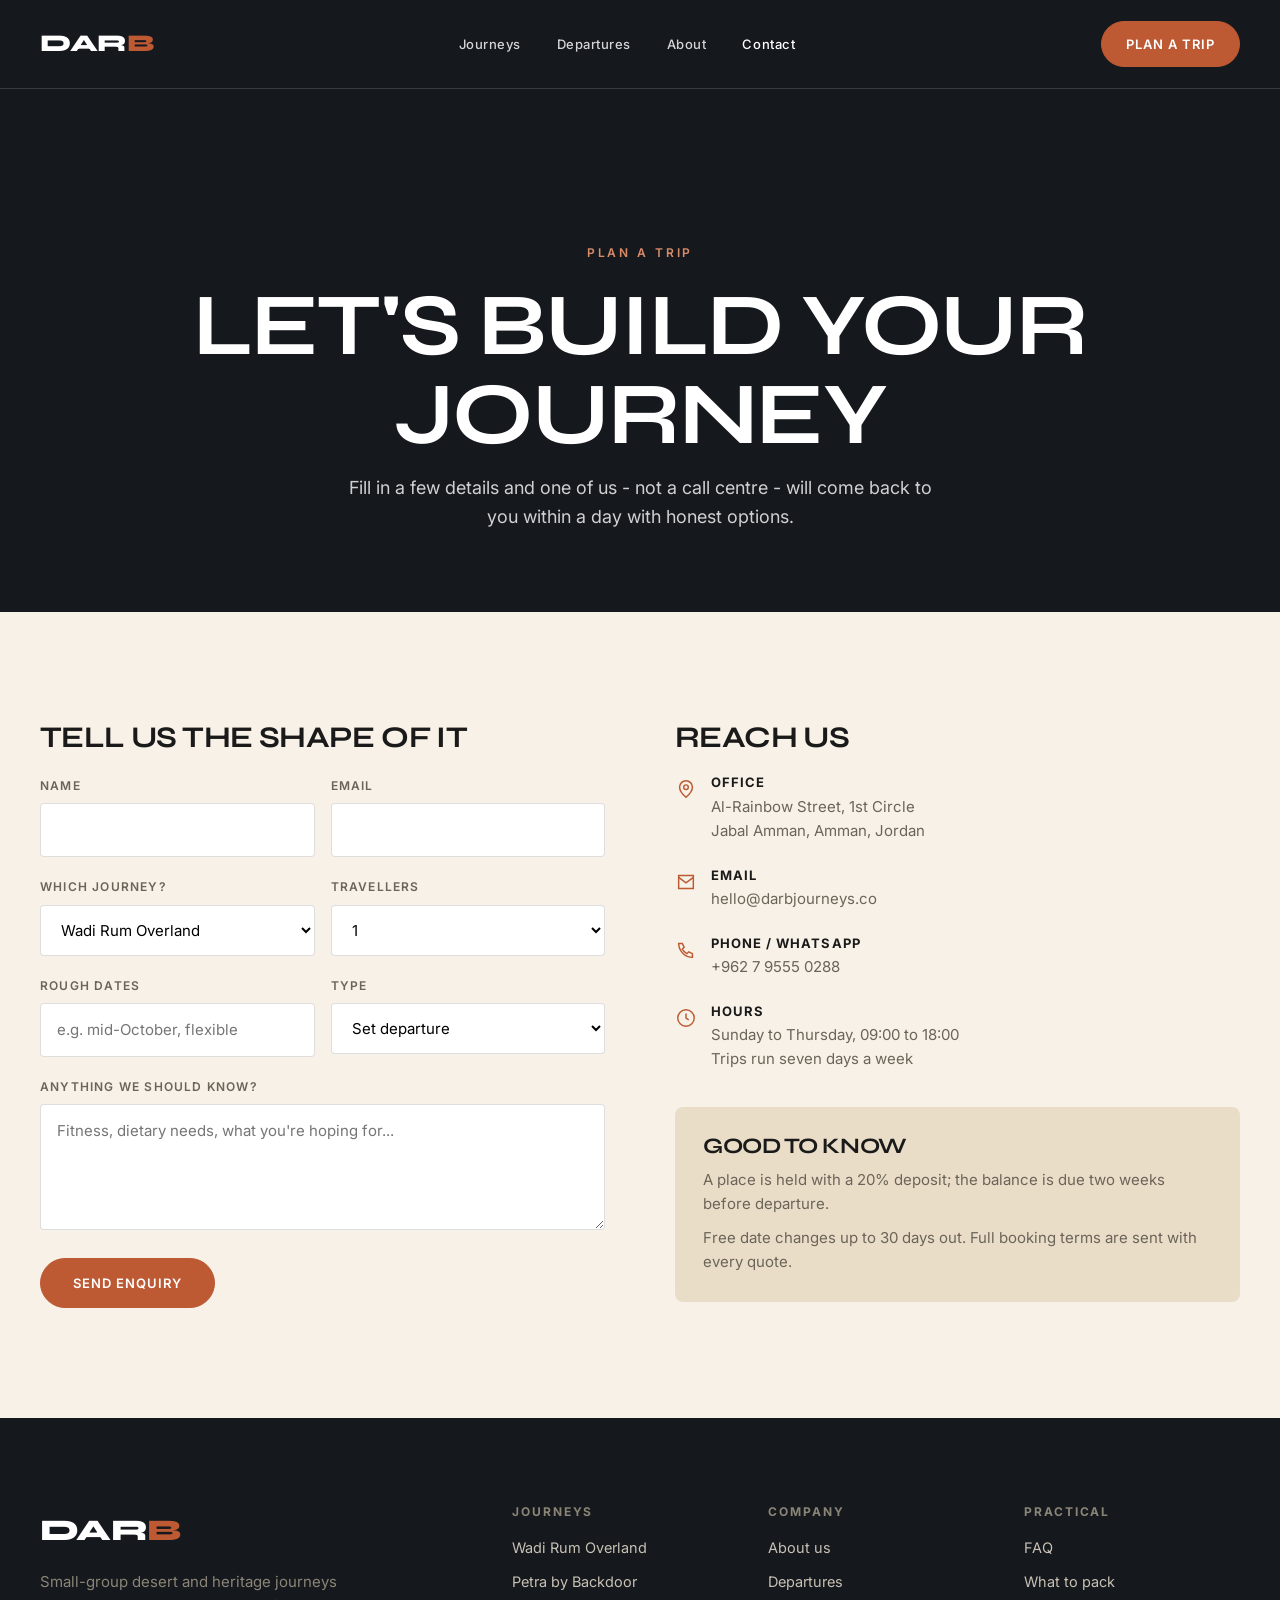
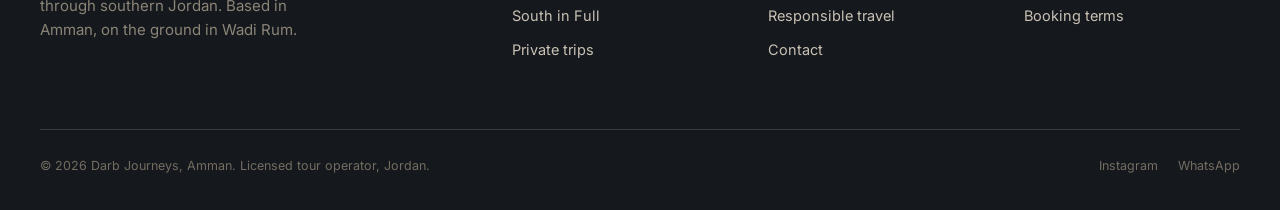
<file: enquire.html>
<!DOCTYPE html>
<html lang="en">
<head>
<meta charset="UTF-8">
<meta name="viewport" content="width=device-width, initial-scale=1.0">
<title>Plan a Trip - Darb</title>
<meta name="description" content="Tell us about the trip you have in mind and we'll build an honest plan. Get in touch with Darb in Amman, Jordan.">
<link rel="icon" href="assets/favicon.svg" type="image/svg+xml">
<link rel="preconnect" href="https://fonts.googleapis.com">
<link rel="preconnect" href="https://fonts.gstatic.com" crossorigin>
<link href="https://fonts.googleapis.com/css2?family=Syne:wght@600;700;800&family=Inter:wght@400;500;600&display=swap" rel="stylesheet">
<link rel="stylesheet" href="assets/css/style.css">
</head>
<body>
<header class="solid">
  <div class="wrap nav">
    <button class="burger" aria-label="Menu"><span></span><span></span><span></span></button>
    <a href="index.html" class="brand-word">Dar<span>b</span></a>
    <nav class="nav-links"><a href="experiences.html">Journeys</a><a href="departures.html">Departures</a><a href="about.html">About</a><a href="enquire.html" class="active">Contact</a></nav>
    <a href="enquire.html" class="btn">Plan a trip</a>
  </div>
</header>

<div class="page-hero">
  <span class="eyebrow">Plan a trip</span>
  <h1>Let's build your journey</h1>
  <p>Fill in a few details and one of us - not a call centre - will come back to you within a day with honest options.</p>
</div>

<section>
  <div class="wrap cgrid">
    <div data-r>
      <h2 style="font-size:30px;text-transform:uppercase;margin-bottom:24px">Tell us the shape of it</h2>
      <form data-form>
        <div style="display:grid;grid-template-columns:1fr 1fr;gap:16px">
          <div class="field"><label>Name</label><input type="text" required></div>
          <div class="field"><label>Email</label><input type="email" required></div>
        </div>
        <div style="display:grid;grid-template-columns:1fr 1fr;gap:16px">
          <div class="field"><label>Which journey?</label>
            <select><option>Wadi Rum Overland</option><option>Petra by Backdoor</option><option>South in Full</option><option>Private / custom trip</option><option>Not sure yet</option></select>
          </div>
          <div class="field"><label>Travellers</label>
            <select><option>1</option><option>2</option><option>3-4</option><option>5-8</option><option>9-12</option></select>
          </div>
        </div>
        <div style="display:grid;grid-template-columns:1fr 1fr;gap:16px">
          <div class="field"><label>Rough dates</label><input type="text" placeholder="e.g. mid-October, flexible"></div>
          <div class="field"><label>Type</label>
            <select><option>Set departure</option><option>Private trip</option></select>
          </div>
        </div>
        <div class="field"><label>Anything we should know?</label><textarea rows="4" placeholder="Fitness, dietary needs, what you're hoping for..."></textarea></div>
        <button class="btn" type="submit">Send enquiry</button>
        <p data-note style="display:none;color:var(--terra);margin-top:14px;font-weight:600">Thank you - we'll be in touch within one working day.</p>
      </form>
    </div>
    <div data-r>
      <h2 style="font-size:30px;text-transform:uppercase;margin-bottom:24px">Reach us</h2>
      <div class="info-row"><svg viewBox="0 0 24 24" fill="none" stroke="currentColor" stroke-width="1.6"><path d="M12 21s-7-6-7-11a7 7 0 0 1 14 0c0 5-7 11-7 11z"/><circle cx="12" cy="10" r="2.5"/></svg><div><h4>Office</h4><p>Al-Rainbow Street, 1st Circle<br>Jabal Amman, Amman, Jordan</p></div></div>
      <div class="info-row"><svg viewBox="0 0 24 24" fill="none" stroke="currentColor" stroke-width="1.6"><path d="M4 5h16v14H4z"/><path d="M4 7l8 6 8-6"/></svg><div><h4>Email</h4><p>hello@darbjourneys.co</p></div></div>
      <div class="info-row"><svg viewBox="0 0 24 24" fill="none" stroke="currentColor" stroke-width="1.6"><path d="M4 5c0 8 7 15 15 15v-4l-4-2-2 2a12 12 0 0 1-5-5l2-2-2-4H4z"/></svg><div><h4>Phone / WhatsApp</h4><p>+962 7 9555 0288</p></div></div>
      <div class="info-row"><svg viewBox="0 0 24 24" fill="none" stroke="currentColor" stroke-width="1.6"><circle cx="12" cy="12" r="9"/><path d="M12 7v5l3 2"/></svg><div><h4>Hours</h4><p>Sunday to Thursday, 09:00 to 18:00<br>Trips run seven days a week</p></div></div>

      <div style="margin-top:36px;padding:28px;background:var(--sand);border-radius:8px">
        <h3 style="font-size:22px;text-transform:uppercase;margin-bottom:10px">Good to know</h3>
        <p style="color:var(--muted);font-size:15px;margin-bottom:10px">A place is held with a 20% deposit; the balance is due two weeks before departure.</p>
        <p style="color:var(--muted);font-size:15px">Free date changes up to 30 days out. Full booking terms are sent with every quote.</p>
      </div>
    </div>
  </div>
</section>

<footer>
  <div class="wrap">
    <div class="foot-top">
      <div class="foot-brand"><span class="brand-word">Dar<span style="color:var(--terra)">b</span></span><p>Small-group desert and heritage journeys through southern Jordan. Based in Amman, on the ground in Wadi Rum.</p></div>
      <div class="foot-col"><h4>Journeys</h4><a href="experiences.html">Wadi Rum Overland</a><a href="experiences.html">Petra by Backdoor</a><a href="experiences.html">South in Full</a><a href="enquire.html">Private trips</a></div>
      <div class="foot-col"><h4>Company</h4><a href="about.html">About us</a><a href="departures.html">Departures</a><a href="about.html">Responsible travel</a><a href="enquire.html">Contact</a></div>
      <div class="foot-col"><h4>Practical</h4><a href="enquire.html">FAQ</a><a href="enquire.html">What to pack</a><a href="enquire.html">Booking terms</a></div>
    </div>
    <div class="foot-bottom"><span>© <span data-year>2026</span> Darb Journeys, Amman. Licensed tour operator, Jordan.</span><div class="socials"><a href="https://instagram.com/darb.journeys" target="_blank" rel="noopener">Instagram</a><a href="https://wa.me/962795550288" target="_blank" rel="noopener">WhatsApp</a></div></div>
  </div>
</footer>
<script src="assets/js/main.js"></script>
</body>
</html>
</file>
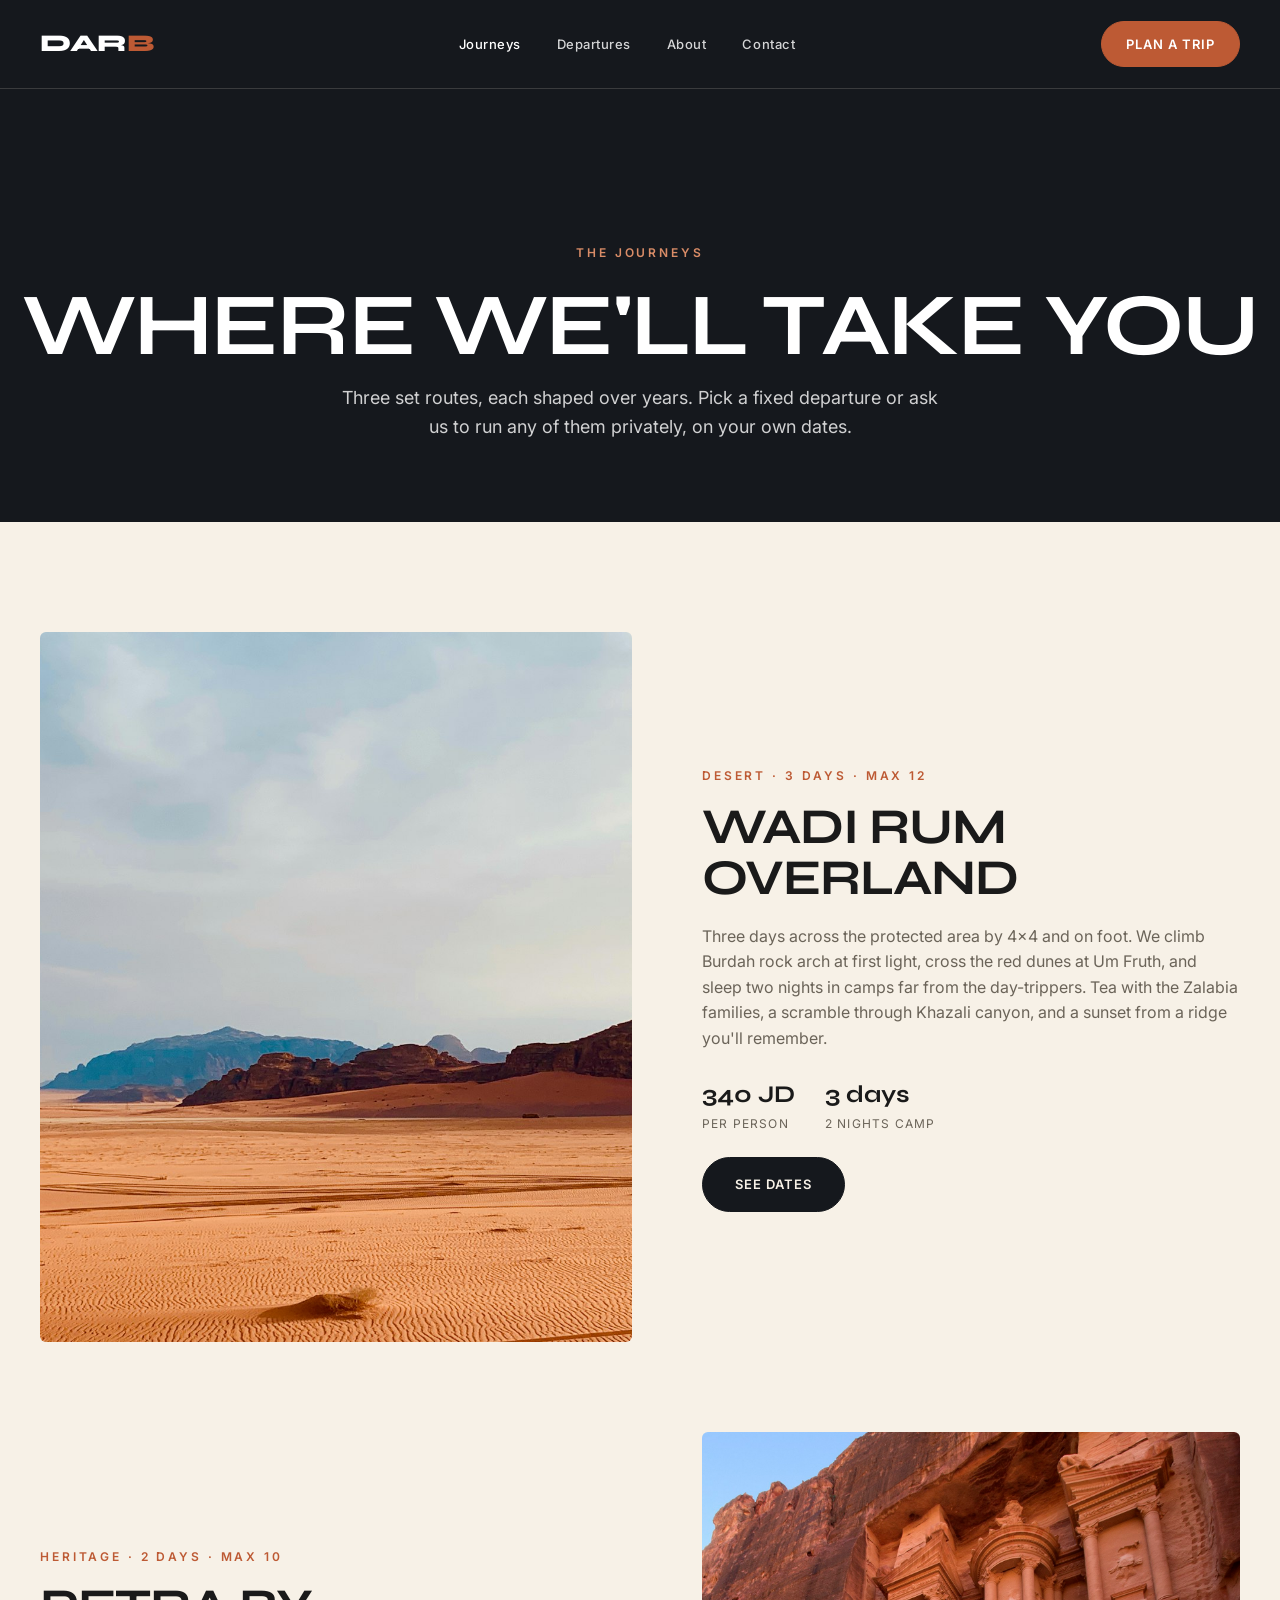
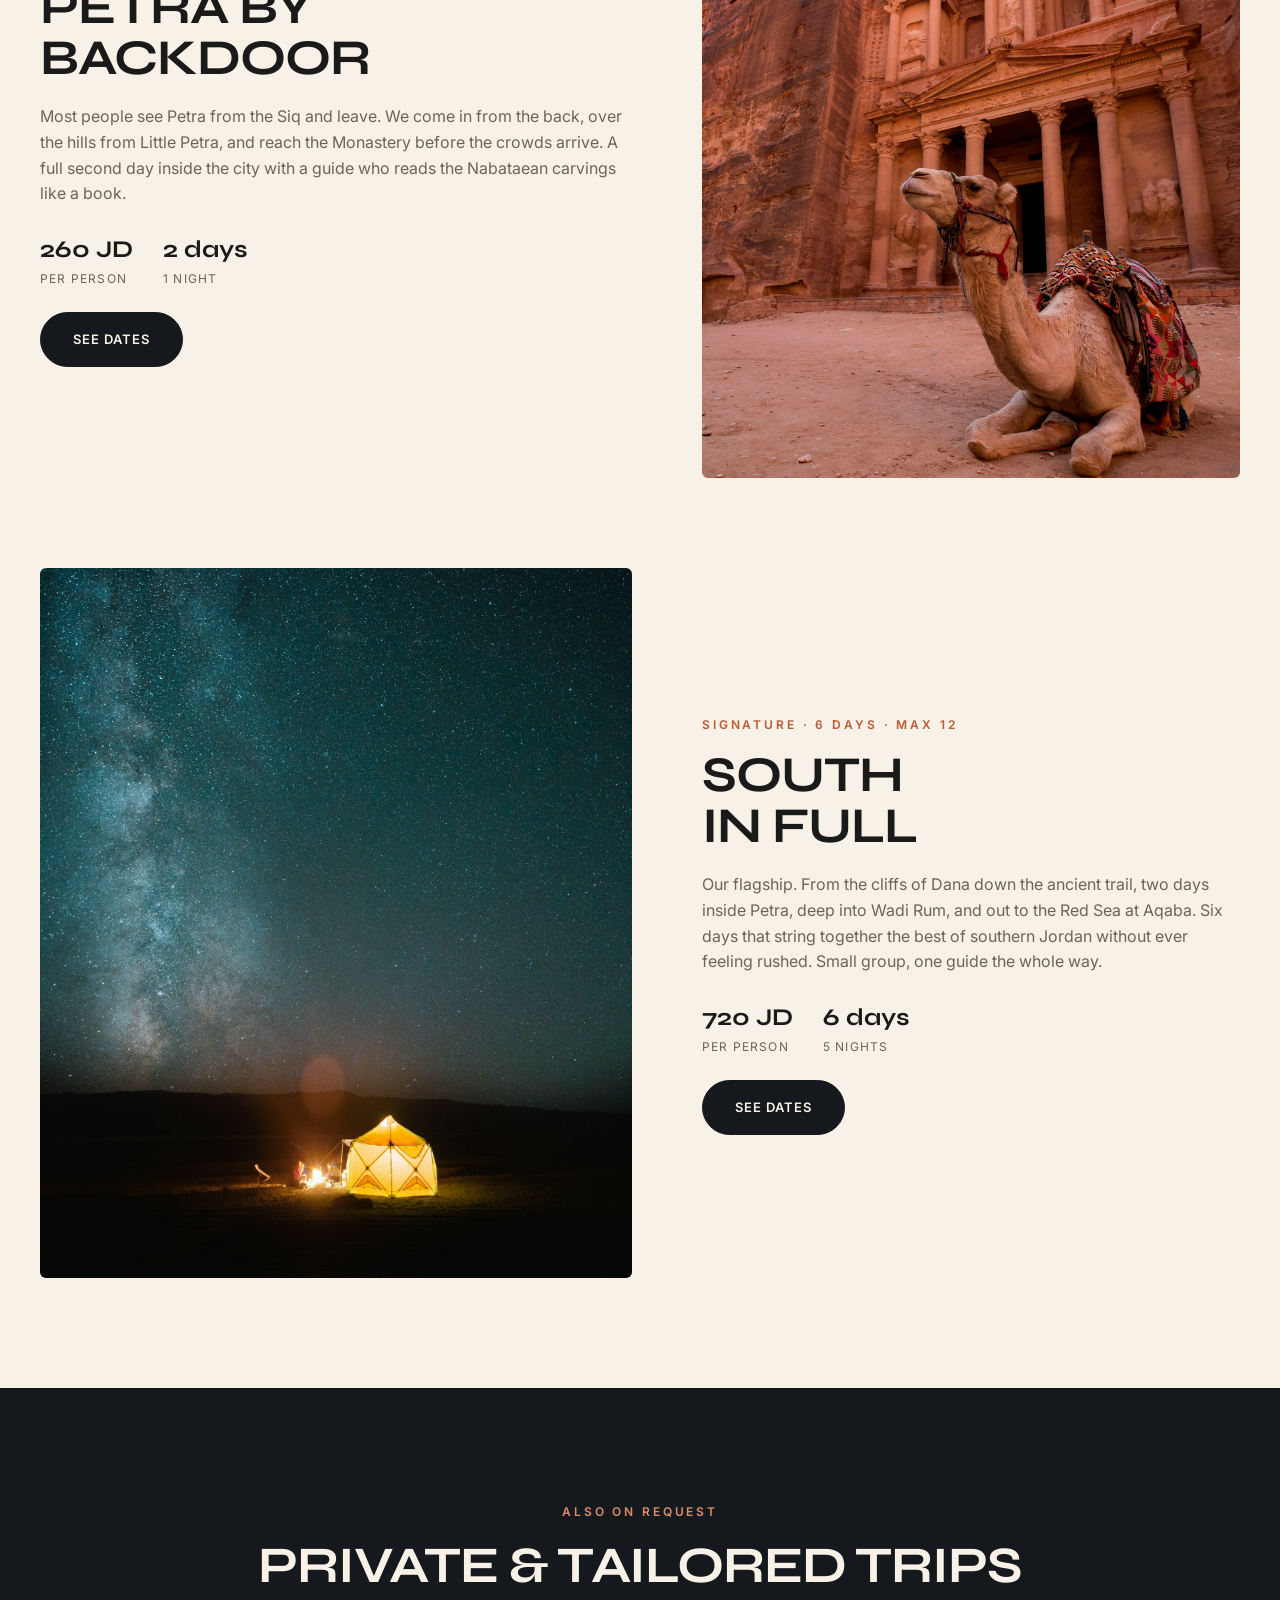
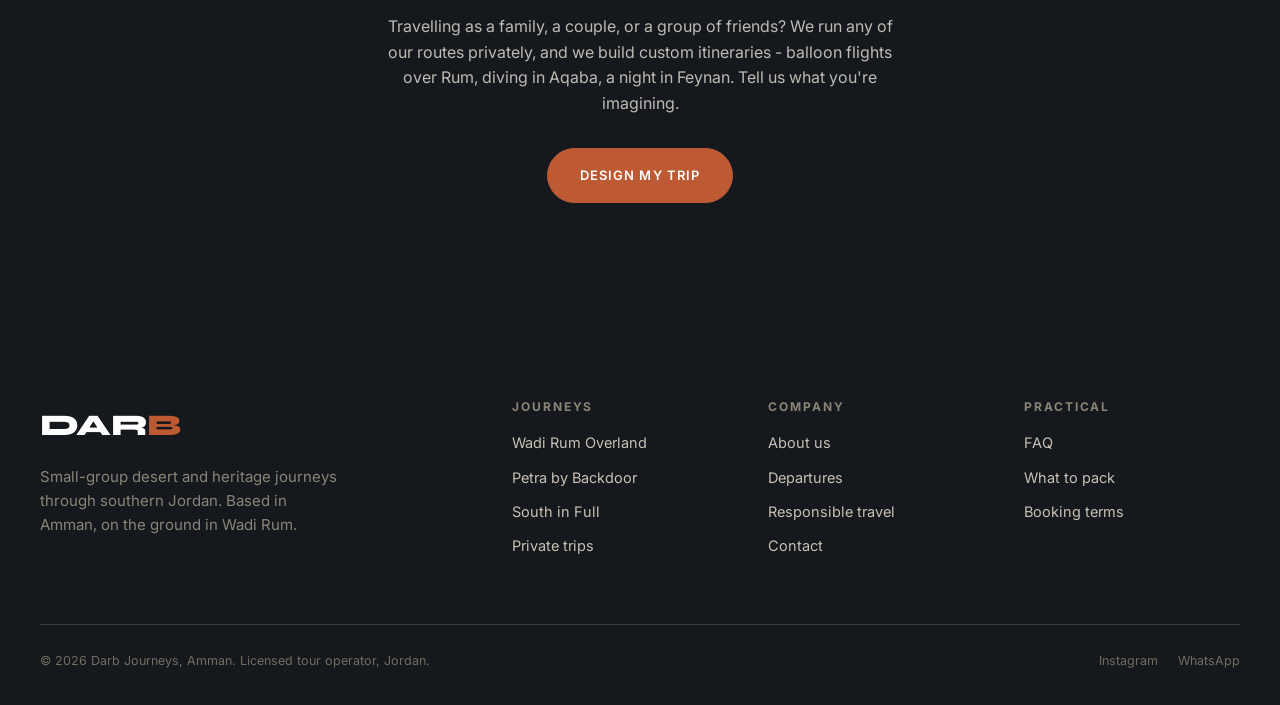
<file: experiences.html>
<!DOCTYPE html>
<html lang="en">
<head>
<meta charset="UTF-8">
<meta name="viewport" content="width=device-width, initial-scale=1.0">
<title>Journeys - Darb</title>
<meta name="description" content="Our small-group journeys through Wadi Rum, Petra and the Jordanian desert - desert overland, heritage trails and multi-day signature routes.">
<link rel="icon" href="assets/favicon.svg" type="image/svg+xml">
<link rel="preconnect" href="https://fonts.googleapis.com">
<link rel="preconnect" href="https://fonts.gstatic.com" crossorigin>
<link href="https://fonts.googleapis.com/css2?family=Syne:wght@600;700;800&family=Inter:wght@400;500;600&display=swap" rel="stylesheet">
<link rel="stylesheet" href="assets/css/style.css">
</head>
<body>
<header class="solid">
  <div class="wrap nav">
    <button class="burger" aria-label="Menu"><span></span><span></span><span></span></button>
    <a href="index.html" class="brand-word">Dar<span>b</span></a>
    <nav class="nav-links"><a href="experiences.html" class="active">Journeys</a><a href="departures.html">Departures</a><a href="about.html">About</a><a href="enquire.html">Contact</a></nav>
    <a href="enquire.html" class="btn">Plan a trip</a>
  </div>
</header>

<div class="page-hero">
  <span class="eyebrow">The journeys</span>
  <h1>Where we'll take you</h1>
  <p>Three set routes, each shaped over years. Pick a fixed departure or ask us to run any of them privately, on your own dates.</p>
</div>

<section>
  <div class="wrap">
    <!-- journey 1 -->
    <div class="fsplit" data-r style="margin-bottom:90px">
      <div class="fsplit-media"><img src="assets/img/rum-2.jpg" alt=""></div>
      <div>
        <span class="eyebrow">Desert · 3 days · Max 12</span>
        <h2 style="color:var(--ink);font-size:clamp(30px,4vw,50px);text-transform:uppercase;margin:14px 0 20px">Wadi Rum<br>Overland</h2>
        <p style="color:var(--muted)">Three days across the protected area by 4x4 and on foot. We climb Burdah rock arch at first light, cross the red dunes at Um Fruth, and sleep two nights in camps far from the day-trippers. Tea with the Zalabia families, a scramble through Khazali canyon, and a sunset from a ridge you'll remember.</p>
        <div style="display:flex;gap:30px;margin:24px 0"><div><div style="font-family:var(--disp);font-weight:700;font-size:24px">340 JD</div><div style="font-size:12px;color:var(--muted);text-transform:uppercase;letter-spacing:.1em">per person</div></div><div><div style="font-family:var(--disp);font-weight:700;font-size:24px">3 days</div><div style="font-size:12px;color:var(--muted);text-transform:uppercase;letter-spacing:.1em">2 nights camp</div></div></div>
        <a href="departures.html" class="btn btn-dark">See dates</a>
      </div>
    </div>
    <!-- journey 2 -->
    <div class="fsplit" data-r style="margin-bottom:90px">
      <div class="fsplit-media" style="order:2"><img src="assets/img/petra-1.jpg" alt=""></div>
      <div>
        <span class="eyebrow">Heritage · 2 days · Max 10</span>
        <h2 style="color:var(--ink);font-size:clamp(30px,4vw,50px);text-transform:uppercase;margin:14px 0 20px">Petra by<br>Backdoor</h2>
        <p style="color:var(--muted)">Most people see Petra from the Siq and leave. We come in from the back, over the hills from Little Petra, and reach the Monastery before the crowds arrive. A full second day inside the city with a guide who reads the Nabataean carvings like a book.</p>
        <div style="display:flex;gap:30px;margin:24px 0"><div><div style="font-family:var(--disp);font-weight:700;font-size:24px">260 JD</div><div style="font-size:12px;color:var(--muted);text-transform:uppercase;letter-spacing:.1em">per person</div></div><div><div style="font-family:var(--disp);font-weight:700;font-size:24px">2 days</div><div style="font-size:12px;color:var(--muted);text-transform:uppercase;letter-spacing:.1em">1 night</div></div></div>
        <a href="departures.html" class="btn btn-dark">See dates</a>
      </div>
    </div>
    <!-- journey 3 -->
    <div class="fsplit" data-r>
      <div class="fsplit-media"><img src="assets/img/camp-1.jpg" alt=""></div>
      <div>
        <span class="eyebrow">Signature · 6 days · Max 12</span>
        <h2 style="color:var(--ink);font-size:clamp(30px,4vw,50px);text-transform:uppercase;margin:14px 0 20px">South<br>in Full</h2>
        <p style="color:var(--muted)">Our flagship. From the cliffs of Dana down the ancient trail, two days inside Petra, deep into Wadi Rum, and out to the Red Sea at Aqaba. Six days that string together the best of southern Jordan without ever feeling rushed. Small group, one guide the whole way.</p>
        <div style="display:flex;gap:30px;margin:24px 0"><div><div style="font-family:var(--disp);font-weight:700;font-size:24px">720 JD</div><div style="font-size:12px;color:var(--muted);text-transform:uppercase;letter-spacing:.1em">per person</div></div><div><div style="font-family:var(--disp);font-weight:700;font-size:24px">6 days</div><div style="font-size:12px;color:var(--muted);text-transform:uppercase;letter-spacing:.1em">5 nights</div></div></div>
        <a href="departures.html" class="btn btn-dark">See dates</a>
      </div>
    </div>
  </div>
</section>

<section class="feature">
  <div class="wrap" style="text-align:center">
    <span class="eyebrow" data-r>Also on request</span>
    <h2 data-r style="font-size:clamp(30px,4vw,52px);text-transform:uppercase;margin:16px 0 22px">Private & tailored trips</h2>
    <p data-r style="max-width:52ch;margin:0 auto 32px;color:rgba(247,241,231,.75)">Travelling as a family, a couple, or a group of friends? We run any of our routes privately, and we build custom itineraries - balloon flights over Rum, diving in Aqaba, a night in Feynan. Tell us what you're imagining.</p>
    <div data-r><a href="enquire.html" class="btn">Design my trip</a></div>
  </div>
</section>

<footer>
  <div class="wrap">
    <div class="foot-top">
      <div class="foot-brand"><span class="brand-word">Dar<span style="color:var(--terra)">b</span></span><p>Small-group desert and heritage journeys through southern Jordan. Based in Amman, on the ground in Wadi Rum.</p></div>
      <div class="foot-col"><h4>Journeys</h4><a href="experiences.html">Wadi Rum Overland</a><a href="experiences.html">Petra by Backdoor</a><a href="experiences.html">South in Full</a><a href="enquire.html">Private trips</a></div>
      <div class="foot-col"><h4>Company</h4><a href="about.html">About us</a><a href="departures.html">Departures</a><a href="about.html">Responsible travel</a><a href="enquire.html">Contact</a></div>
      <div class="foot-col"><h4>Practical</h4><a href="enquire.html">FAQ</a><a href="enquire.html">What to pack</a><a href="enquire.html">Booking terms</a></div>
    </div>
    <div class="foot-bottom"><span>© <span data-year>2026</span> Darb Journeys, Amman. Licensed tour operator, Jordan.</span><div class="socials"><a href="https://instagram.com/darb.journeys" target="_blank" rel="noopener">Instagram</a><a href="https://wa.me/962795550288" target="_blank" rel="noopener">WhatsApp</a></div></div>
  </div>
</footer>
<script src="assets/js/main.js"></script>
</body>
</html>
</file>
<file: assets/css/style.css>
/* Darb — desert & heritage journeys. Design system. */
:root{
  --paper:#f7f1e7; --sand:#eaddc8; --dune:#d8c3a2; --night:#15181d; --night-2:#1e232b;
  --terra:#bd5a34; --terra-soft:#d98c67; --ink:#1a1a1a; --muted:#6b6459; --cream:#efe6d6;
  --line:rgba(26,26,26,.14); --line-d:rgba(247,241,231,.16);
  --disp:"Syne",system-ui,sans-serif; --sans:"Inter",system-ui,sans-serif;
  --wrap:1280px; --ease:cubic-bezier(.19,1,.22,1);
}
*{margin:0;padding:0;box-sizing:border-box}
html{scroll-behavior:smooth}
body{font-family:var(--sans);background:var(--paper);color:var(--ink);line-height:1.6;-webkit-font-smoothing:antialiased}
img{display:block;max-width:100%}
a{color:inherit;text-decoration:none}
.wrap{max-width:var(--wrap);margin:0 auto;padding:0 40px}
h1,h2,h3,h4{font-family:var(--disp);font-weight:700;line-height:1.02;letter-spacing:-.02em}
.eyebrow{font-family:var(--sans);font-size:12px;letter-spacing:.24em;text-transform:uppercase;color:var(--terra);font-weight:600}
.big{font-size:clamp(44px,7vw,104px);font-weight:800;text-transform:uppercase;letter-spacing:-.03em;line-height:.94}

.btn{display:inline-flex;align-items:center;gap:10px;font-family:var(--sans);font-size:13px;font-weight:600;letter-spacing:.08em;text-transform:uppercase;padding:16px 32px;border-radius:100px;background:var(--terra);color:#fff;border:1.5px solid var(--terra);cursor:pointer;transition:.4s var(--ease)}
.btn:hover{background:transparent;color:var(--terra)}
.btn-dark{background:var(--night);border-color:var(--night);color:var(--paper)}
.btn-dark:hover{background:transparent;color:var(--night)}
.btn-out{background:transparent;color:#fff;border-color:rgba(255,255,255,.6)}
.btn-out:hover{background:#fff;color:var(--night);border-color:#fff}
.arrow-link{display:inline-flex;align-items:center;gap:8px;font-size:13px;font-weight:600;letter-spacing:.08em;text-transform:uppercase}
.arrow-link svg{width:16px;height:16px;transition:transform .35s var(--ease)}
.arrow-link:hover svg{transform:translateX(5px)}

/* header */
header{position:absolute;top:0;left:0;right:0;z-index:50}
header.solid{position:sticky;background:var(--night);border-bottom:1px solid var(--line-d)}
.nav{display:flex;align-items:center;justify-content:space-between;height:88px;color:#fff}
.brand-word{font-family:var(--disp);font-weight:800;font-size:24px;letter-spacing:-.02em;text-transform:uppercase}
.brand-word span{color:var(--terra)}
.nav-links{display:flex;gap:36px}
.nav-links a{font-size:13px;font-weight:500;letter-spacing:.04em;color:rgba(255,255,255,.82);transition:.3s}
.nav-links a:hover,.nav-links a.active{color:#fff}
.nav .btn{padding:12px 24px}
.burger{display:none;flex-direction:column;gap:5px;background:none;border:none;cursor:pointer;padding:6px}
.burger span{width:26px;height:2px;background:#fff}

/* hero */
.hero{position:relative;min-height:100vh;display:flex;align-items:flex-end;color:#fff;overflow:hidden}
.hero-bg{position:absolute;inset:0}
.hero-bg img{width:100%;height:100%;object-fit:cover}
.hero-bg::after{content:"";position:absolute;inset:0;background:linear-gradient(180deg,rgba(21,24,29,.5) 0%,rgba(21,24,29,.15) 40%,rgba(21,24,29,.82) 100%)}
.hero-in{position:relative;z-index:2;padding-bottom:64px;width:100%}
.hero-in .eyebrow{color:var(--terra-soft)}
.hero h1{margin:18px 0 0}
.hero-foot{display:flex;justify-content:space-between;align-items:flex-end;gap:30px;margin-top:34px;flex-wrap:wrap}
.hero-foot p{max-width:42ch;font-size:17px;color:rgba(255,255,255,.85)}
.hero-scroll{display:flex;gap:40px}
.hero-stat .n{font-family:var(--disp);font-weight:700;font-size:30px}
.hero-stat .l{font-size:12px;letter-spacing:.1em;text-transform:uppercase;color:rgba(255,255,255,.6)}

section{padding:110px 0}
.sec-head{max-width:760px;margin-bottom:56px}
.sec-head.center{margin-left:auto;margin-right:auto;text-align:center}
.sec-head h2{font-size:clamp(34px,5vw,64px);text-transform:uppercase;margin:14px 0 0}
.sec-head p{font-size:18px;color:var(--muted);margin-top:20px}

/* experience cards */
.exp-grid{display:grid;grid-template-columns:repeat(3,1fr);gap:26px}
.exp{position:relative;border-radius:6px;overflow:hidden;aspect-ratio:3/4;color:#fff;display:flex;flex-direction:column;justify-content:flex-end;cursor:pointer}
.exp img{position:absolute;inset:0;width:100%;height:100%;object-fit:cover;transition:transform 1.2s var(--ease)}
.exp::after{content:"";position:absolute;inset:0;background:linear-gradient(180deg,transparent 30%,rgba(21,24,29,.85))}
.exp:hover img{transform:scale(1.07)}
.exp-body{position:relative;z-index:2;padding:26px}
.exp-tag{display:inline-block;font-size:11px;letter-spacing:.14em;text-transform:uppercase;color:var(--terra-soft);margin-bottom:10px;font-weight:600}
.exp h3{font-size:26px;text-transform:uppercase;margin-bottom:8px}
.exp-meta{font-size:13px;color:rgba(255,255,255,.75);display:flex;gap:16px}

/* big split */
.feature{background:var(--night);color:var(--paper)}
.feature .eyebrow{color:var(--terra-soft)}
.fsplit{display:grid;grid-template-columns:1.1fr 1fr;gap:70px;align-items:center}
.fsplit-media{aspect-ratio:5/6;border-radius:6px;overflow:hidden}
.fsplit-media img{width:100%;height:100%;object-fit:cover}
.fsplit h2{font-size:clamp(32px,4.4vw,56px);text-transform:uppercase;margin:16px 0 22px}
.fsplit p{color:rgba(247,241,231,.72);margin-bottom:18px}

/* departures / calendar */
.dep-tabs{display:flex;gap:8px;flex-wrap:wrap;margin-bottom:36px}
.dep-tabs button{font-family:var(--sans);font-size:13px;font-weight:600;letter-spacing:.04em;padding:11px 22px;border-radius:100px;border:1.5px solid var(--line);background:transparent;color:var(--muted);cursor:pointer;transition:.3s}
.dep-tabs button.on,.dep-tabs button:hover{background:var(--night);color:#fff;border-color:var(--night)}
.dep-row{display:grid;grid-template-columns:120px 1fr 150px 130px 150px;align-items:center;gap:24px;padding:26px 8px;border-top:1px solid var(--line);transition:background .3s}
.dep-row:last-child{border-bottom:1px solid var(--line)}
.dep-row:hover{background:var(--sand)}
.dep-date{font-family:var(--disp);font-weight:700}
.dep-date .d{font-size:30px;line-height:1}
.dep-date .m{font-size:13px;letter-spacing:.1em;text-transform:uppercase;color:var(--muted)}
.dep-name h3{font-size:22px;text-transform:uppercase;margin-bottom:4px}
.dep-name p{font-size:13.5px;color:var(--muted)}
.dep-len{font-size:14px;color:var(--muted)}
.dep-spots{font-size:13px;font-weight:600}
.dep-spots.low{color:var(--terra)}
.dep-spots.few{color:#b8860b}
.dep-price{text-align:right}
.dep-price .p{font-family:var(--disp);font-weight:700;font-size:22px}
.dep-price .per{font-size:12px;color:var(--muted)}
.dep-cta{text-align:right}

/* why / steps */
.why-grid{display:grid;grid-template-columns:repeat(4,1fr);gap:30px}
.why h3{font-size:20px;text-transform:uppercase;margin:18px 0 10px}
.why p{font-size:14.5px;color:var(--muted)}
.why .ic{width:44px;height:44px;color:var(--terra)}
.feature .why p{color:rgba(247,241,231,.7)}
.feature .why-grid{border-top:1px solid var(--line-d);padding-top:48px}

/* gallery strip */
.strip{display:grid;grid-template-columns:repeat(4,1fr);gap:6px}
.strip img{width:100%;height:100%;aspect-ratio:1;object-fit:cover}
.strip a:first-child{grid-column:span 2;grid-row:span 2}

/* testimonial */
.tquote{max-width:900px;margin:0 auto;text-align:center}
.tquote blockquote{font-family:var(--disp);font-weight:600;font-size:clamp(24px,3.2vw,40px);line-height:1.2;text-transform:none}
.tquote cite{display:block;margin-top:28px;font-style:normal;font-size:12px;letter-spacing:.16em;text-transform:uppercase;color:var(--muted)}

/* CTA band */
.cta{position:relative;color:#fff;text-align:center;overflow:hidden}
.cta-bg{position:absolute;inset:0}
.cta-bg img{width:100%;height:100%;object-fit:cover}
.cta-bg::after{content:"";position:absolute;inset:0;background:rgba(21,24,29,.7)}
.cta-in{position:relative;z-index:2}
.cta h2{font-size:clamp(36px,6vw,80px);text-transform:uppercase;margin-bottom:22px}
.cta p{max-width:44ch;margin:0 auto 34px;color:rgba(255,255,255,.85);font-size:18px}

/* footer */
footer{background:var(--night);color:#c8c1b4;padding:88px 0 34px}
.foot-top{display:grid;grid-template-columns:2fr 1fr 1fr 1fr;gap:40px;padding-bottom:56px;border-bottom:1px solid var(--line-d)}
.foot-brand .brand-word{color:#fff;font-size:30px;margin-bottom:16px;display:inline-block}
.foot-brand p{color:#8b8577;max-width:34ch;font-size:15px}
.foot-col h4{font-family:var(--sans);font-size:12px;letter-spacing:.16em;text-transform:uppercase;color:#8b8577;margin-bottom:18px}
.foot-col a{display:block;color:#c8c1b4;font-size:14.5px;margin-bottom:11px;transition:.3s}
.foot-col a:hover{color:var(--terra-soft)}
.foot-bottom{display:flex;justify-content:space-between;padding-top:26px;font-size:12.5px;color:#736d61;flex-wrap:wrap;gap:12px}
.foot-bottom .socials{display:flex;gap:20px}

/* page hero */
.page-hero{background:var(--night);color:#fff;padding:150px 0 80px;text-align:center}
.page-hero .eyebrow{color:var(--terra-soft)}
.page-hero h1{font-size:clamp(44px,7vw,88px);text-transform:uppercase;margin:16px 0 14px}
.page-hero p{max-width:56ch;margin:0 auto;color:rgba(255,255,255,.8);font-size:18px}

/* forms */
.cgrid{display:grid;grid-template-columns:1fr 1fr;gap:70px}
.field{margin-bottom:20px}
.field label{display:block;font-size:12px;letter-spacing:.1em;text-transform:uppercase;color:var(--muted);margin-bottom:8px;font-weight:600}
.field input,.field textarea,.field select{width:100%;padding:14px 16px;border:1.5px solid var(--line);background:#fff;font:inherit;font-size:15px;border-radius:4px}
.field input:focus,.field textarea:focus,.field select:focus{outline:none;border-color:var(--terra)}
.info-row{display:flex;gap:14px;margin-bottom:26px}
.info-row svg{width:22px;height:22px;color:var(--terra);flex:none;margin-top:2px}
.info-row h4{font-family:var(--sans);font-size:13px;letter-spacing:.08em;text-transform:uppercase;margin-bottom:5px}
.info-row p{color:var(--muted);font-size:15px}

[data-r]{opacity:0;transform:translateY(26px);transition:opacity .9s var(--ease),transform .9s var(--ease)}
[data-r].in{opacity:1;transform:none}

@media(max-width:1000px){
  .exp-grid,.why-grid{grid-template-columns:repeat(2,1fr)}
  .fsplit,.cgrid{grid-template-columns:1fr;gap:40px}
  .dep-row{grid-template-columns:90px 1fr auto;gap:16px}
  .dep-len,.dep-spots{display:none}
  .foot-top{grid-template-columns:1fr 1fr}
}
@media(max-width:640px){
  .wrap{padding:0 22px}
  .nav-links,.nav .btn{display:none}
  .burger{display:flex}
  section{padding:72px 0}
  .exp-grid,.why-grid,.strip,.foot-top{grid-template-columns:1fr}
  .strip a:first-child{grid-column:auto;grid-row:auto}
  .dep-row{grid-template-columns:70px 1fr;gap:14px}
  .dep-price,.dep-cta{grid-column:2}
  .mobile-open .nav-links{display:flex;position:absolute;top:88px;left:0;right:0;flex-direction:column;background:var(--night);padding:24px 22px;gap:18px}
}
</file>
